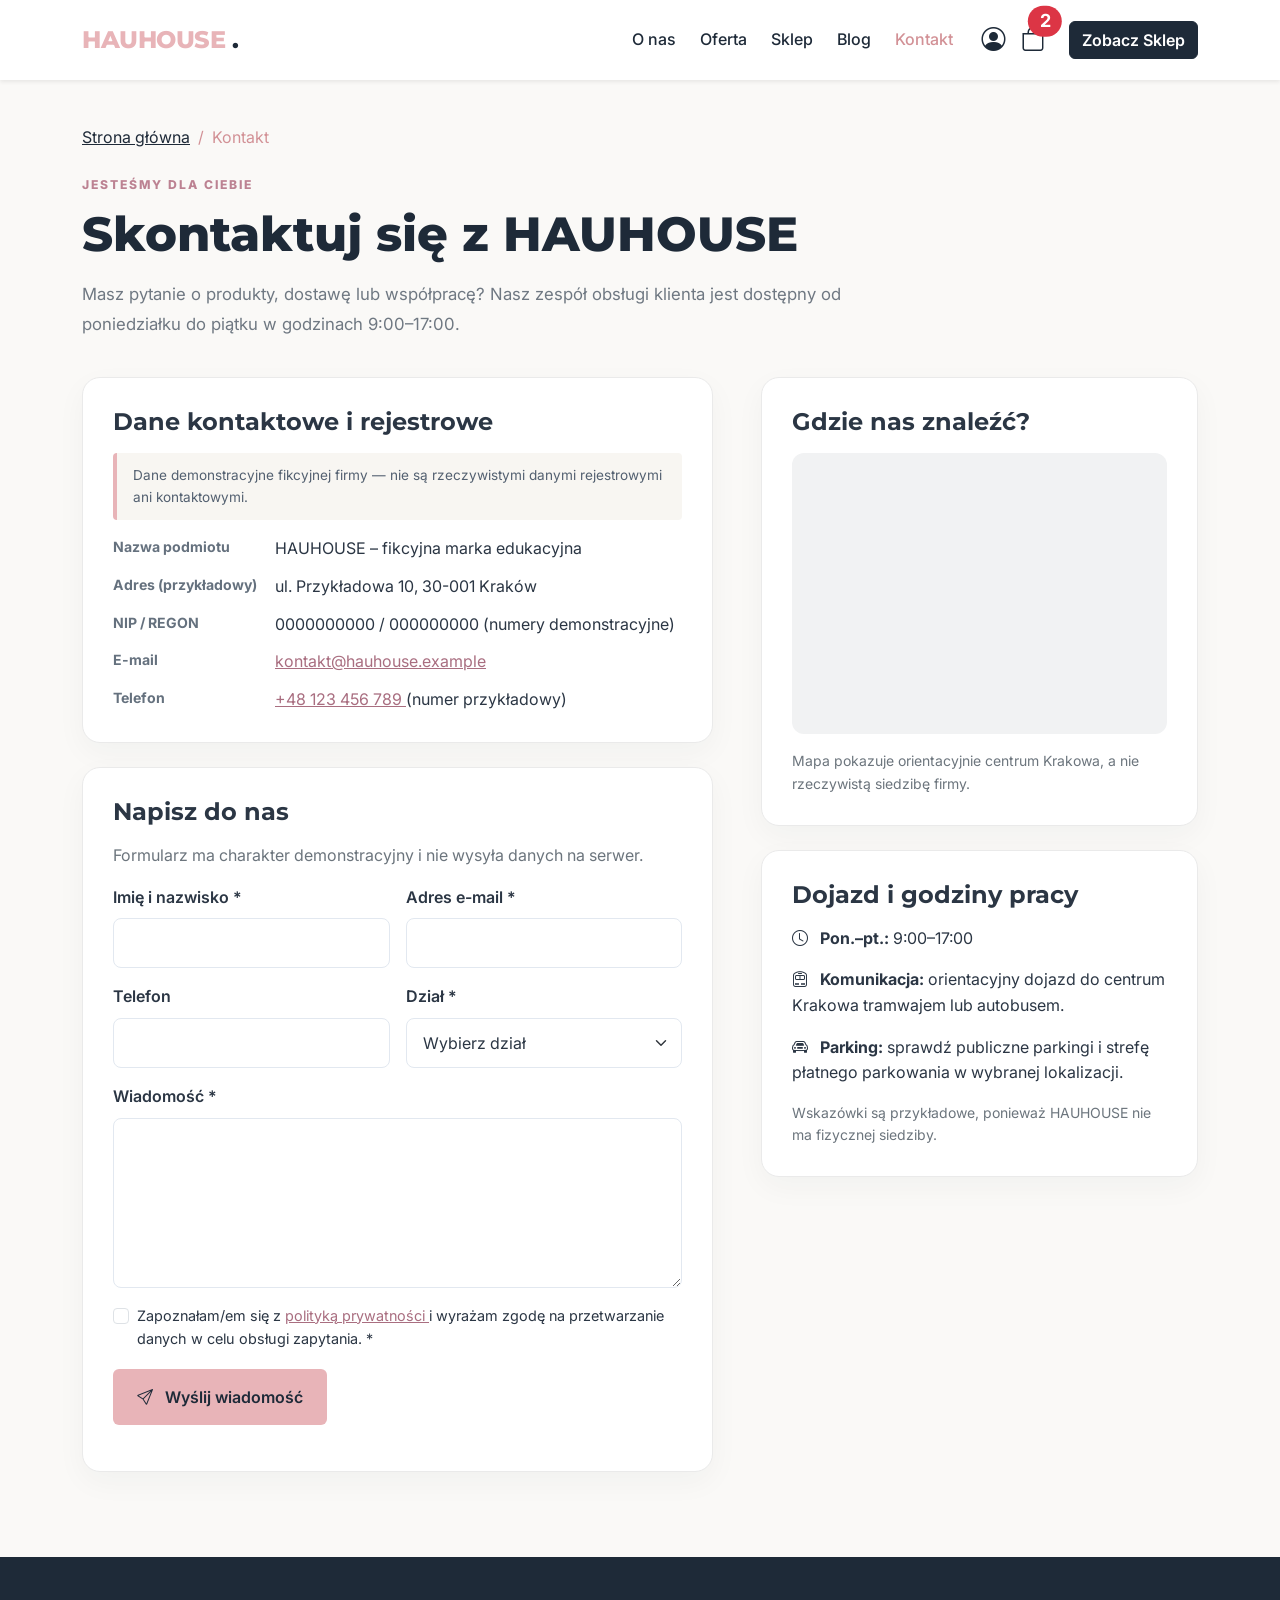
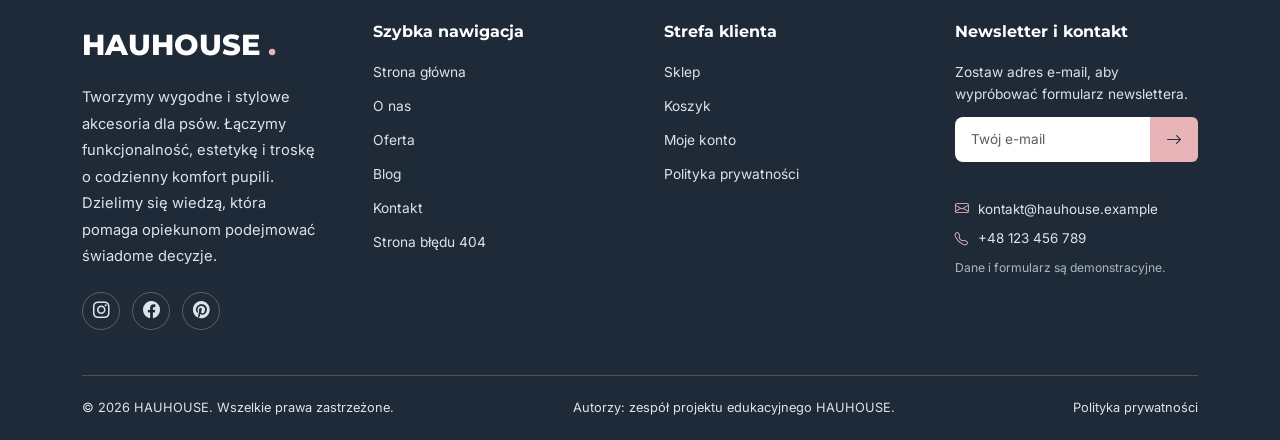
<file: kontakt.html>
<!DOCTYPE html>
<html lang="pl">
 <head>
  <meta charset="utf-8"/>
  <meta content="width=device-width,initial-scale=1" name="viewport"/>
  <meta content="HAUHOUSE &ndash; informacje i obs&lstrok;uga klienta" name="description"/>
  <title>
   Kontakt | HAUHOUSE
  </title>
  <link href="https://fonts.googleapis.com" rel="preconnect"/>
  <link crossorigin="" href="https://fonts.gstatic.com" rel="preconnect"/>
  <link href="https://fonts.googleapis.com/css2?family=Inter:wght@300;400;500;600;700&amp;family=Montserrat:wght@500;600;700;800&amp;display=swap" rel="stylesheet"/>
  <link href="https://cdn.jsdelivr.net/npm/bootstrap@5.3.3/dist/css/bootstrap.min.css" rel="stylesheet"/>
  <link href="https://cdn.jsdelivr.net/npm/bootstrap-icons@1.11.3/font/bootstrap-icons.min.css" rel="stylesheet"/>
  <link href="style.css" rel="stylesheet"/>
 </head>
 <body class="info-view">
  <header>
   <nav class="navbar navbar-expand-lg fixed-top shadow-sm">
    <div class="container">
     <a class="navbar-brand font-heading brand-pink" href="index.html">
      HAUHOUSE
      <span class="brand-dot">
       .
      </span>
     </a>
     <button aria-controls="navbarMain" aria-expanded="false" aria-label="Prze&lstrok;&aogon;cz nawigacj&eogon;" class="navbar-toggler border-0" data-bs-target="#navbarMain" data-bs-toggle="collapse" type="button">
      <span class="navbar-toggler-icon">
      </span>
     </button>
     <div class="collapse navbar-collapse" id="navbarMain">
      <ul class="navbar-nav ms-auto mb-2 mb-lg-0 fw-medium">
       <li class="nav-item">
        <a class="nav-link" href="index.html#o-nas">
         O nas
        </a>
       </li>
       <li class="nav-item">
        <a class="nav-link" href="index.html#oferta">
         Oferta
        </a>
       </li>
       <li class="nav-item">
        <a class="nav-link" href="sklep.html">
         Sklep
        </a>
       </li>
       <li class="nav-item">
        <a class="nav-link" href="blog.html">
         Blog
        </a>
       </li>
       <li class="nav-item">
        <a class="nav-link active" href="kontakt.html">
         Kontakt
        </a>
       </li>
      </ul>
      <div class="d-flex align-items-center gap-3 ms-lg-3">
       <a aria-label="Konto u&zdot;ytkownika" class="text-primary fs-4" href="konto.html" title="Moje konto">
        <i class="bi bi-person-circle">
        </i>
       </a>
       <a aria-label="Koszyk zakupowy" class="text-primary fs-4 position-relative" href="koszyk.html" title="Koszyk">
        <i class="bi bi-bag">
        </i>
        <span class="position-absolute top-0 start-100 translate-middle badge rounded-pill bg-danger">
         2
        </span>
       </a>
       <a class="btn btn-accent ms-lg-2 d-none d-lg-inline-block" href="sklep.html">
        Zobacz Sklep
       </a>
      </div>
     </div>
    </div>
   </nav>
  </header>
  <div class="info-page container">
   <nav aria-label="breadcrumb">
    <ol class="breadcrumb mb-4">
     <li class="breadcrumb-item">
      <a href="index.html">
       Strona g&lstrok;&oacute;wna
      </a>
     </li>
     <li aria-current="page" class="breadcrumb-item active">
      Kontakt
     </li>
    </ol>
   </nav>
   <div class="info-hero">
    <p class="info-eyebrow">
     JESTE&Sacute;MY DLA CIEBIE
    </p>
    <h1>
     Skontaktuj si&eogon; z HAUHOUSE
    </h1>
    <p>
     Masz pytanie o produkty, dostaw&eogon; lub wsp&oacute;&lstrok;prac&eogon;? Nasz zesp&oacute;&lstrok; obs&lstrok;ugi klienta jest dost&eogon;pny od poniedzia&lstrok;ku do pi&aogon;tku w godzinach 9:00&ndash;17:00.
    </p>
   </div>
   <div class="row g-4 g-lg-5">
    <main class="col-lg-7">
     <section aria-labelledby="company-title" class="info-card mb-4">
      <h2 class="h4 mb-3" id="company-title">
       Dane kontaktowe i rejestrowe
      </h2>
      <p class="demo-note">
       Dane demonstracyjne fikcyjnej firmy &mdash; nie s&aogon; rzeczywistymi danymi rejestrowymi ani kontaktowymi.
      </p>
      <dl class="contact-details">
       <dt>
        Nazwa podmiotu
       </dt>
       <dd>
        HAUHOUSE &ndash; fikcyjna marka edukacyjna
       </dd>
       <dt>
        Adres (przyk&lstrok;adowy)
       </dt>
       <dd>
        ul. Przyk&lstrok;adowa 10, 30-001 Krak&oacute;w
       </dd>
       <dt>
        NIP / REGON
       </dt>
       <dd>
        0000000000 / 000000000 (numery demonstracyjne)
       </dd>
       <dt>
        E-mail
       </dt>
       <dd>
        <a href="mailto:kontakt@hauhouse.example">
         kontakt@hauhouse.example
        </a>
       </dd>
       <dt>
        Telefon
       </dt>
       <dd>
        <a href="tel:+48123456789">
         +48 123 456 789
        </a>
        (numer przyk&lstrok;adowy)
       </dd>
      </dl>
     </section>
     <section aria-labelledby="form-title" class="info-card">
      <h2 class="h4 mb-3" id="form-title">
       Napisz do nas
      </h2>
      <p class="text-secondary">
       Formularz ma charakter demonstracyjny i nie wysy&lstrok;a danych na serwer.
      </p>
      <form id="contactForm">
       <div class="row g-3">
        <div class="col-md-6">
         <label class="form-label" for="contactName">
          Imi&eogon; i nazwisko *
         </label>
         <input autocomplete="name" class="form-control" id="contactName" name="name" required="" type="text"/>
        </div>
        <div class="col-md-6">
         <label class="form-label" for="contactEmail">
          Adres e-mail *
         </label>
         <input autocomplete="email" class="form-control" id="contactEmail" name="email" required="" type="email"/>
        </div>
        <div class="col-md-6">
         <label class="form-label" for="contactPhone">
          Telefon
         </label>
         <input autocomplete="tel" class="form-control" id="contactPhone" name="phone" type="tel"/>
        </div>
        <div class="col-md-6">
         <label class="form-label" for="contactDepartment">
          Dzia&lstrok; *
         </label>
         <select class="form-select" id="contactDepartment" name="department" required="">
          <option value="">
           Wybierz dzia&lstrok;
          </option>
          <option>
           Obs&lstrok;uga klienta
          </option>
          <option>
           Wsp&oacute;&lstrok;praca
          </option>
          <option>
           Reklamacje
          </option>
          <option>
           Inne pytanie
          </option>
         </select>
        </div>
        <div class="col-12">
         <label class="form-label" for="contactMessage">
          Wiadomo&sacute;&cacute; *
         </label>
         <textarea class="form-control" id="contactMessage" minlength="10" name="message" required="" rows="6"></textarea>
        </div>
        <div class="col-12">
         <div class="form-check">
          <input class="form-check-input" id="contactConsent" required="" type="checkbox"/>
          <label class="form-check-label" for="contactConsent">
           Zapozna&lstrok;am/em si&eogon; z
           <a href="polityka-prywatnosci.html">
            polityk&aogon; prywatno&sacute;ci
           </a>
           i wyra&zdot;am zgod&eogon; na przetwarzanie danych w celu obs&lstrok;ugi zapytania. *
          </label>
         </div>
        </div>
        <div class="col-12">
         <button class="btn btn-accent px-4 py-3" type="submit">
          <i aria-hidden="true" class="bi bi-send me-2">
          </i>
          Wy&sacute;lij wiadomo&sacute;&cacute;
         </button>
        </div>
        <div class="col-12">
         <p aria-live="polite" class="form-status" id="contactStatus" role="status">
         </p>
        </div>
       </div>
      </form>
     </section>
    </main>
    <aside class="col-lg-5">
     <section aria-labelledby="map-title" class="info-card mb-4">
      <h2 class="h4 mb-3" id="map-title">
       Gdzie nas znale&zacute;&cacute;?
      </h2>
      <div class="ratio ratio-4x3 map-frame">
       <iframe loading="lazy" referrerpolicy="no-referrer-when-downgrade" src="https://www.openstreetmap.org/export/embed.html?bbox=19.925%2C50.054%2C19.952%2C50.070&amp;layer=mapnik" title="Mapa centrum Krakowa &ndash; orientacyjna lokalizacja">
       </iframe>
      </div>
      <p class="small text-secondary mt-3 mb-0">
       Mapa pokazuje orientacyjnie centrum Krakowa, a nie rzeczywist&aogon; siedzib&eogon; firmy.
      </p>
     </section>
     <section aria-labelledby="directions-title" class="info-card">
      <h2 class="h4 mb-3" id="directions-title">
       Dojazd i godziny pracy
      </h2>
      <p>
       <i aria-hidden="true" class="bi bi-clock me-2">
       </i>
       <strong>
        Pon.&ndash;pt.:
       </strong>
       9:00&ndash;17:00
      </p>
      <p>
       <i aria-hidden="true" class="bi bi-train-front me-2">
       </i>
       <strong>
        Komunikacja:
       </strong>
       orientacyjny dojazd do centrum Krakowa tramwajem lub autobusem.
      </p>
      <p>
       <i aria-hidden="true" class="bi bi-car-front me-2">
       </i>
       <strong>
        Parking:
       </strong>
       sprawd&zacute; publiczne parkingi i stref&eogon; p&lstrok;atnego parkowania w wybranej lokalizacji.
      </p>
      <p class="small text-secondary mb-0">
       Wskaz&oacute;wki s&aogon; przyk&lstrok;adowe, poniewa&zdot; HAUHOUSE nie ma fizycznej siedziby.
      </p>
     </section>
    </aside>
   </div>
  </div>
  <footer aria-label="Stopka serwisu" class="corporate-footer">
   <div class="container">
    <div class="row g-4 g-lg-5">
     <!-- KOLUMNA 1: O MARCE -->
     <div class="col-12 col-md-6 col-lg-3">
      <a class="footer-brand" href="index.html">
       HAUHOUSE
       <span>
        .
       </span>
      </a>
      <p class="footer-description">
       Tworzymy wygodne i stylowe akcesoria dla ps&oacute;w. &Lstrok;&aogon;czymy funkcjonalno&sacute;&cacute;, estetyk&eogon; i trosk&eogon; o codzienny komfort pupili. Dzielimy si&eogon; wiedz&aogon;, kt&oacute;ra pomaga opiekunom podejmowa&cacute; &sacute;wiadome decyzje.
      </p>
      <div aria-label="Media spo&lstrok;eczno&sacute;ciowe" class="footer-socials">
       <a aria-label="Instagram &mdash; strona platformy, profil HAUHOUSE nie istnieje" href="https://www.instagram.com/" rel="noopener noreferrer" target="_blank" title="Instagram (link demonstracyjny)">
        <i aria-hidden="true" class="bi bi-instagram">
        </i>
       </a>
       <a aria-label="Facebook &mdash; strona platformy, profil HAUHOUSE nie istnieje" href="https://www.facebook.com/" rel="noopener noreferrer" target="_blank" title="Facebook (link demonstracyjny)">
        <i aria-hidden="true" class="bi bi-facebook">
        </i>
       </a>
       <a aria-label="Pinterest &mdash; strona platformy, profil HAUHOUSE nie istnieje" href="https://www.pinterest.com/" rel="noopener noreferrer" target="_blank" title="Pinterest (link demonstracyjny)">
        <i aria-hidden="true" class="bi bi-pinterest">
        </i>
       </a>
      </div>
     </div>
     <!-- KOLUMNA 2: NAWIGACJA -->
     <div class="col-6 col-md-6 col-lg-3">
      <h2 class="footer-heading">
       Szybka nawigacja
      </h2>
      <ul class="footer-links">
       <li>
        <a href="index.html">
         Strona g&lstrok;&oacute;wna
        </a>
       </li>
       <li>
        <a href="index.html#o-nas">
         O nas
        </a>
       </li>
       <li>
        <a href="index.html#oferta">
         Oferta
        </a>
       </li>
       <li>
        <a href="blog.html">
         Blog
        </a>
       </li>
       <li>
        <a href="kontakt.html">
         Kontakt
        </a>
       </li>
<li>
    <a href="404.html">
        Strona błędu 404
    </a>
</li>
      </ul>
     </div>
     <!-- KOLUMNA 3: STREFA KLIENTA -->
     <div class="col-6 col-md-6 col-lg-3">
      <h2 class="footer-heading">
       Strefa klienta
      </h2>
      <ul class="footer-links">
       <li>
        <a href="sklep.html">
         Sklep
        </a>
       </li>
       <li>
        <a href="koszyk.html">
         Koszyk
        </a>
       </li>
       <li>
        <a href="konto.html">
         Moje konto
        </a>
       </li>
       <li>
        <a href="polityka-prywatnosci.html">
         Polityka prywatno&sacute;ci
        </a>
       </li>
      </ul>
     </div>
     <!-- KOLUMNA 4: NEWSLETTER I KONTAKT -->
     <div class="col-12 col-md-6 col-lg-3">
      <h2 class="footer-heading">
       Newsletter i kontakt
      </h2>
      <p class="footer-newsletter-label">
       Zostaw adres e-mail, aby wypr&oacute;bowa&cacute; formularz newslettera.
      </p>
      <form aria-label="Formularz demonstracyjny newslettera" class="footer-newsletter">
       <label class="visually-hidden" for="footer-newsletter-email">
        Adres e-mail
       </label>
       <div class="input-group">
        <input autocomplete="email" class="form-control" id="footer-newsletter-email" name="email" placeholder="Tw&oacute;j e-mail" required="" type="email"/>
        <button aria-label="Wypr&oacute;buj zapis na newsletter" class="btn footer-newsletter-button" type="submit">
         <i aria-hidden="true" class="bi bi-arrow-right">
         </i>
        </button>
       </div>
       <p aria-live="polite" class="footer-newsletter-status" role="status">
       </p>
      </form>
      <p class="footer-contact">
       <i aria-hidden="true" class="bi bi-envelope">
       </i>
       <a href="mailto:kontakt@hauhouse.example">
        kontakt@hauhouse.example
       </a>
      </p>
      <p class="footer-contact">
       <i aria-hidden="true" class="bi bi-telephone">
       </i>
       <a href="tel:+48123456789">
        +48 123 456 789
       </a>
      </p>
      <p class="footer-small">
       Dane i formularz s&aogon; demonstracyjne.
      </p>
     </div>
    </div>
    <!-- DOLNY PASEK PRAWNY -->
    <div class="footer-bottom">
     <span>
      &copy; 2026 HAUHOUSE. Wszelkie prawa zastrze&zdot;one.
     </span>
     <span>
      Autorzy: zesp&oacute;&lstrok; projektu edukacyjnego HAUHOUSE.
     </span>
     <a href="polityka-prywatnosci.html">
      Polityka prywatno&sacute;ci
     </a>
    </div>
   </div>
  </footer>
  <script src="https://cdn.jsdelivr.net/npm/bootstrap@5.3.3/dist/js/bootstrap.bundle.min.js">
  </script>
  <script>
   document.getElementById('contactForm').addEventListener('submit',function(e){e.preventDefault();if(!this.reportValidity())return;document.getElementById('contactStatus').textContent='To formularz demonstracyjny. Wiadomość nie została wysłana.';});
  </script>
  <script>
   // Newsletter demonstracyjny: nie zapisuje ani nie przesyła danych.
    document.querySelectorAll('.footer-newsletter').forEach(function (form) {
        form.addEventListener('submit', function (event) {
            event.preventDefault();
            if (!form.reportValidity()) return;
            const status = form.querySelector('.footer-newsletter-status');
            status.textContent = 'To formularz demonstracyjny. Adres nie został zapisany ani wysłany.';
            form.reset();
        });
    });
  </script>
 </body>
</html>
</file>
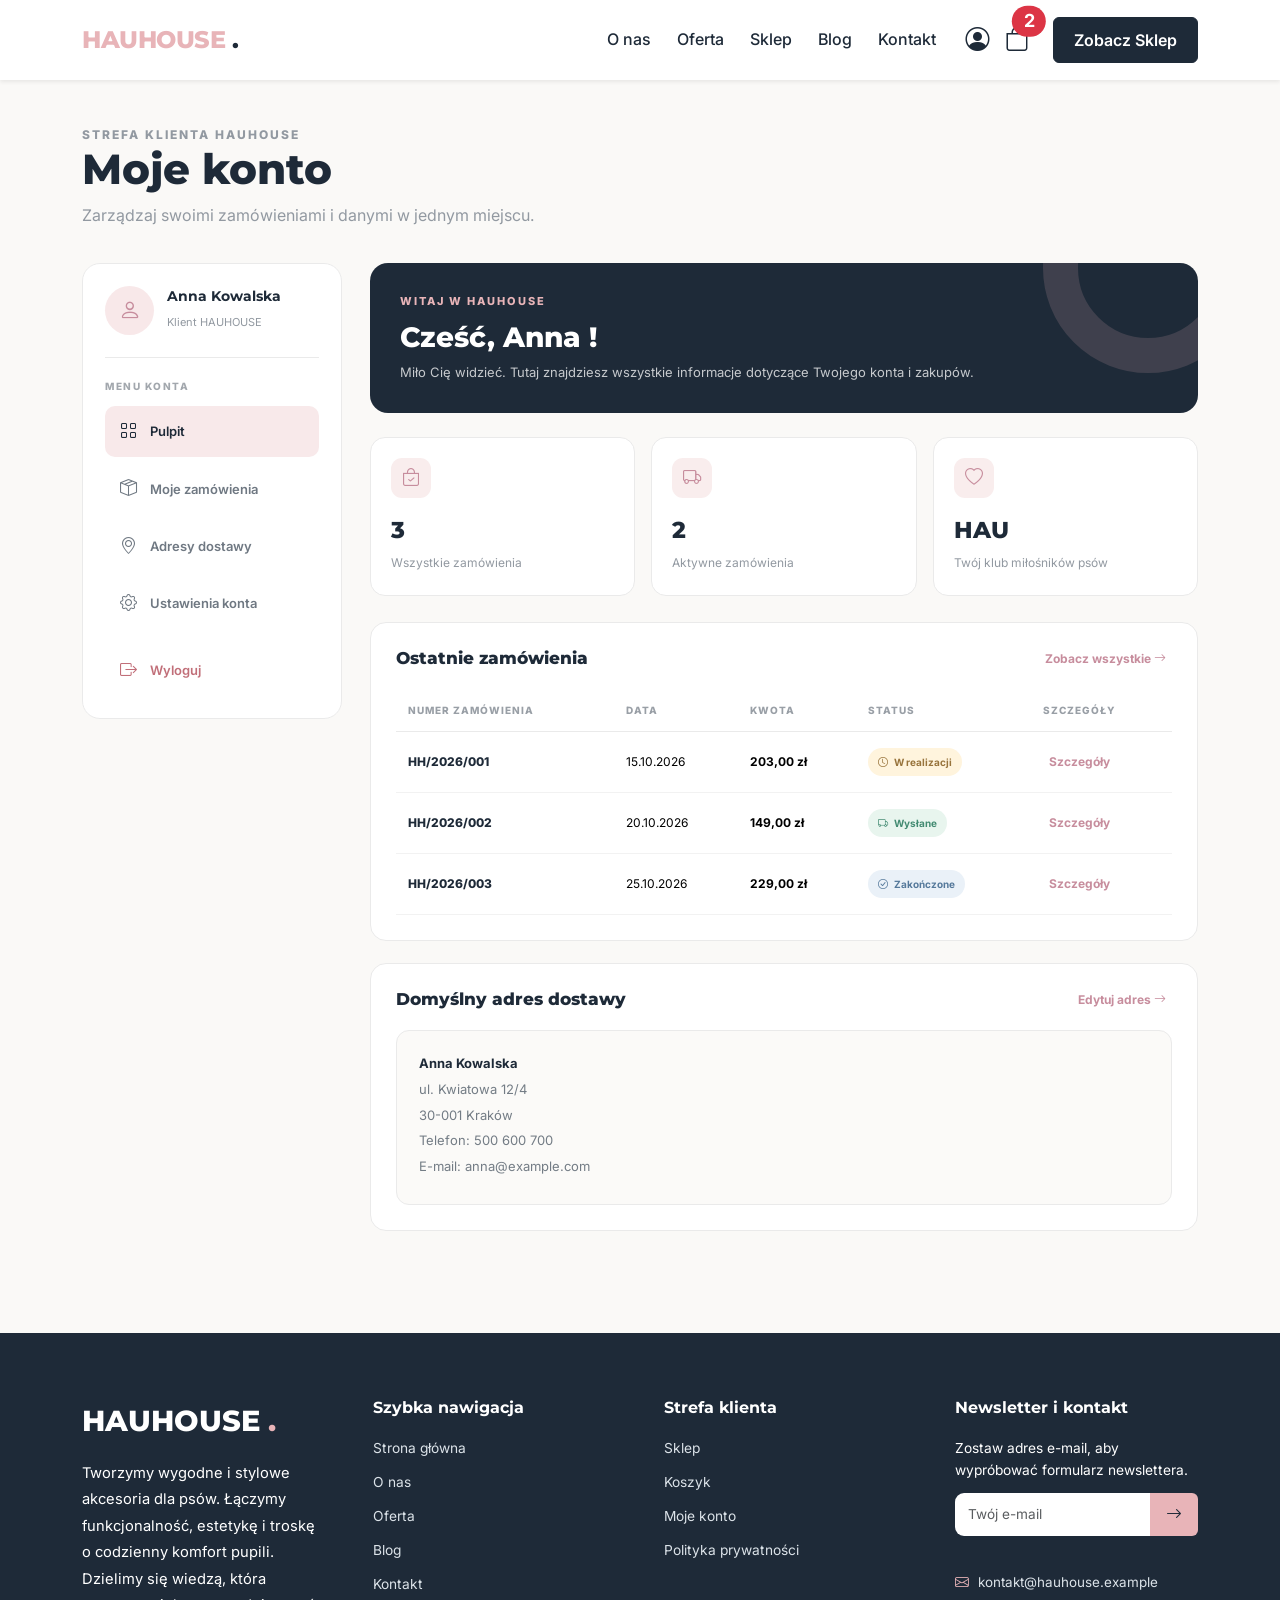
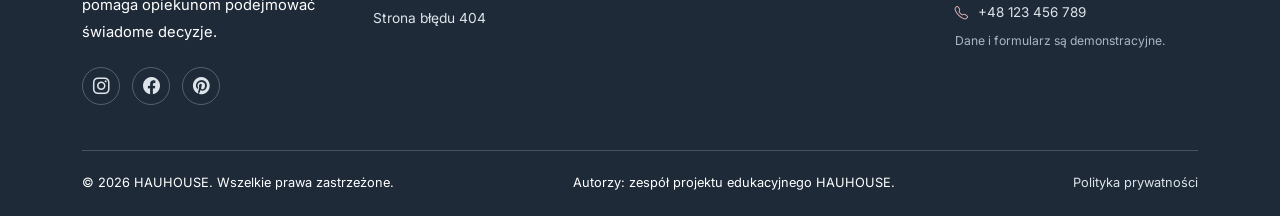
<file: konto.html>
<!DOCTYPE html>
<html lang="pl">
 <head>
  <meta charset="utf-8"/>
  <meta content="width=device-width, initial-scale=1.0" name="viewport"/>
  <meta content="Panel klienta HAUHOUSE &ndash; zarz&aogon;dzaj zam&oacute;wieniami, adresem dostawy i danymi konta." name="description"/>
  <title>
   Moje konto | HAUHOUSE
  </title>
  <!-- Google Fonts -->
  <link href="https://fonts.googleapis.com" rel="preconnect"/>
  <link crossorigin="" href="https://fonts.gstatic.com" rel="preconnect"/>
  <link href="https://fonts.googleapis.com/css2?family=Inter:wght@300;400;500;600;600;700;800&amp;family=Montserrat:wght@500;600;700;800&amp;display=swap" rel="stylesheet"/>
  <!-- Bootstrap -->
  <link href="https://cdn.jsdelivr.net/npm/bootstrap@5.3.3/dist/css/bootstrap.min.css" rel="stylesheet"/>
  <!-- Bootstrap Icons -->
  <link href="https://cdn.jsdelivr.net/npm/bootstrap-icons@1.11.3/font/bootstrap-icons.min.css" rel="stylesheet"/>
  <!-- Główny arkusz HAUHOUSE -->
  <link href="style.css" rel="stylesheet"/>
 </head>
 <body class="account-view">
  <!-- NAWIGACJA -->
  <header>
   <nav class="navbar navbar-expand-lg fixed-top shadow-sm">
    <div class="container">
     <a class="navbar-brand brand-pink" href="index.html">
      HAUHOUSE
      <span class="brand-dot">
       .
      </span>
     </a>
     <button aria-controls="navbarMain" aria-expanded="false" aria-label="Prze&lstrok;&aogon;cz nawigacj&eogon;" class="navbar-toggler border-0" data-bs-target="#navbarMain" data-bs-toggle="collapse" type="button">
      <span class="navbar-toggler-icon">
      </span>
     </button>
     <div class="collapse navbar-collapse" id="navbarMain">
      <ul class="navbar-nav ms-auto mb-2 mb-lg-0 fw-medium">
       <li class="nav-item">
        <a class="nav-link" href="index.html#o-nas">
         O nas
        </a>
       </li>
       <li class="nav-item">
        <a class="nav-link" href="index.html#oferta">
         Oferta
        </a>
       </li>
       <li class="nav-item">
        <a class="nav-link" href="sklep.html">
         Sklep
        </a>
       </li>
       <li class="nav-item">
        <a class="nav-link" href="blog.html">
         Blog
        </a>
       </li>
       <li class="nav-item">
        <a class="nav-link" href="kontakt.html">
         Kontakt
        </a>
       </li>
      </ul>
      <div class="d-flex align-items-center gap-3 ms-lg-3">
       <a aria-label="Moje konto" class="text-primary fs-4" href="konto.html">
        <i class="bi bi-person-circle">
        </i>
       </a>
       <a aria-label="Koszyk zakupowy" class="text-primary fs-4 position-relative" href="koszyk.html" title="Koszyk">
        <i class="bi bi-bag">
        </i>
        <span class="position-absolute top-0 start-100 translate-middle badge rounded-pill bg-danger">
         2
        </span>
       </a>
       <a class="btn btn-accent ms-lg-2 d-none d-lg-inline-block" href="sklep.html">
        Zobacz Sklep
       </a>
      </div>
     </div>
    </div>
   </nav>
  </header>
  <!-- GŁÓWNA ZAWARTOŚĆ -->
  <main class="account-page container">
   <div class="page-heading">
    <p class="page-eyebrow">
     STREFA KLIENTA HAUHOUSE
    </p>
    <h1>
     Moje konto
    </h1>
    <p>
     Zarz&aogon;dzaj swoimi zam&oacute;wieniami i danymi w jednym miejscu.
    </p>
   </div>
   <div class="account-layout">
    <!-- BOCZNE MENU -->
    <aside class="account-sidebar">
     <div class="sidebar-profile">
      <div class="profile-avatar">
       <i class="bi bi-person">
       </i>
      </div>
      <div>
       <h5 id="sidebarName">
        Anna Kowalska
       </h5>
       <small>
        Klient HAUHOUSE
       </small>
      </div>
     </div>
     <p class="sidebar-label">
      MENU KONTA
     </p>
     <nav aria-label="Menu konta" class="account-menu">
      <button class="active" data-section="dashboard" type="button">
       <i class="bi bi-grid">
       </i>
       Pulpit
      </button>
      <button data-section="orders" type="button">
       <i class="bi bi-box-seam">
       </i>
       Moje zam&oacute;wienia
      </button>
      <button data-section="addresses" type="button">
       <i class="bi bi-geo-alt">
       </i>
       Adresy dostawy
      </button>
      <button data-section="settings" type="button">
       <i class="bi bi-gear">
       </i>
       Ustawienia konta
      </button>
      <button class="logout-link" id="logoutButton" type="button">
       <i class="bi bi-box-arrow-right">
       </i>
       Wyloguj
      </button>
     </nav>
    </aside>
    <!-- GŁÓWNY OBSZAR PANELU -->
    <div class="account-main">
     <div class="account-alert alert alert-success" id="accountAlert">
     </div>
     <!-- =========================================
                                  PULPIT
                        ========================================== -->
     <section class="account-section active" id="dashboard">
      <div class="welcome-card">
       <p class="welcome-label">
        WITAJ W HAUHOUSE
       </p>
       <h2>
        Cze&sacute;&cacute;,
        <span id="welcomeName">
         Anno
        </span>
        !
       </h2>
       <p>
        Mi&lstrok;o Ci&eogon; widzie&cacute;. Tutaj znajdziesz wszystkie
                                                informacje dotycz&aogon;ce Twojego konta i zakup&oacute;w.
       </p>
      </div>
      <!-- STATYSTYKI -->
      <div class="stats-grid">
       <div class="stat-card">
        <div class="stat-icon">
         <i class="bi bi-bag-check">
         </i>
        </div>
        <div>
         <strong id="ordersCount">
          3
         </strong>
         <span>
          Wszystkie zam&oacute;wienia
         </span>
        </div>
       </div>
       <div class="stat-card">
        <div class="stat-icon">
         <i class="bi bi-truck">
         </i>
        </div>
        <div>
         <strong id="activeOrders">
          2
         </strong>
         <span>
          Aktywne zam&oacute;wienia
         </span>
        </div>
       </div>
       <div class="stat-card">
        <div class="stat-icon">
         <i class="bi bi-heart">
         </i>
        </div>
        <div>
         <strong>
          HAU
         </strong>
         <span>
          Tw&oacute;j klub mi&lstrok;o&sacute;nik&oacute;w ps&oacute;w
         </span>
        </div>
       </div>
      </div>
      <!-- OSTATNIE ZAMÓWIENIA -->
      <div class="content-card">
       <div class="content-card-heading">
        <h3>
         Ostatnie zam&oacute;wienia
        </h3>
        <button class="text-link border-0 bg-transparent" data-go-section="orders" type="button">
         Zobacz wszystkie
         <i class="bi bi-arrow-right">
         </i>
        </button>
       </div>
       <div class="table-responsive">
        <table class="table orders-table">
         <thead>
          <tr>
           <th>
            Numer zam&oacute;wienia
           </th>
           <th>
            Data
           </th>
           <th>
            Kwota
           </th>
           <th>
            Status
           </th>
           <th>
            Szczeg&oacute;&lstrok;y
           </th>
          </tr>
         </thead>
         <tbody id="recentOrders">
         </tbody>
        </table>
       </div>
      </div>
      <!-- ADRES DOMYŚLNY -->
      <div class="content-card">
       <div class="content-card-heading">
        <h3>
         Domy&sacute;lny adres dostawy
        </h3>
        <button class="text-link border-0 bg-transparent" data-go-section="addresses" type="button">
         Edytuj adres
         <i class="bi bi-arrow-right">
         </i>
        </button>
       </div>
       <div class="address-box" id="dashboardAddress">
       </div>
      </div>
     </section>
     <!-- =========================================
                                  MOJE ZAMÓWIENIA
                        ========================================== -->
     <section class="account-section" id="orders">
      <div class="section-heading">
       <h2>
        Moje zam&oacute;wienia
       </h2>
       <p>
        Sprawd&zacute; histori&eogon; swoich zakup&oacute;w i aktualny status przesy&lstrok;ek.
       </p>
      </div>
      <div class="content-card">
       <div class="content-card-heading">
        <h3>
         Historia zam&oacute;wie&nacute;
        </h3>
        <span class="text-muted small" id="allOrdersCount">
         3 zam&oacute;wienia
        </span>
       </div>
       <div class="table-responsive">
        <table class="table orders-table">
         <thead>
          <tr>
           <th>
            Numer zam&oacute;wienia
           </th>
           <th>
            Data
           </th>
           <th>
            Kwota
           </th>
           <th>
            Status
           </th>
           <th>
            Szczeg&oacute;&lstrok;y
           </th>
          </tr>
         </thead>
         <tbody id="allOrders">
         </tbody>
        </table>
       </div>
       <div class="order-detail-panel" hidden="" id="orderDetails">
       </div>
      </div>
     </section>
     <!-- =========================================
                                  ADRESY DOSTAWY
                        ========================================== -->
     <section class="account-section" id="addresses">
      <div class="section-heading">
       <h2>
        Adresy dostawy
       </h2>
       <p>
        Zarz&aogon;dzaj adresem, na kt&oacute;ry wysy&lstrok;amy Twoje zam&oacute;wienia.
       </p>
      </div>
      <div class="content-card">
       <div class="content-card-heading">
        <h3>
         Tw&oacute;j domy&sacute;lny adres
        </h3>
        <span class="badge rounded-pill text-bg-light">
         Domy&sacute;lny
        </span>
       </div>
       <div class="address-box" id="savedAddress">
       </div>
       <div class="mt-4">
        <button class="btn-primary-custom" id="editAddressButton" type="button">
         <i class="bi bi-pencil">
         </i>
         Edytuj adres
        </button>
       </div>
      </div>
      <!-- FORMULARZ EDYCJI ADRESU -->
      <div class="content-card" hidden="" id="addressFormCard">
       <div class="content-card-heading">
        <h3>
         Edytuj adres dostawy
        </h3>
       </div>
       <form id="addressForm">
        <div class="row g-3">
         <div class="col-md-6">
          <label class="form-label" for="addressFirstName">
           Imi&eogon;
          </label>
          <input class="form-control" id="addressFirstName" required="" type="text"/>
         </div>
         <div class="col-md-6">
          <label class="form-label" for="addressLastName">
           Nazwisko
          </label>
          <input class="form-control" id="addressLastName" required="" type="text"/>
         </div>
         <div class="col-12">
          <label class="form-label" for="addressStreet">
           Ulica i numer domu / mieszkania
          </label>
          <input class="form-control" id="addressStreet" required="" type="text"/>
         </div>
         <div class="col-md-6">
          <label class="form-label" for="addressPostcode">
           Kod pocztowy
          </label>
          <input class="form-control" id="addressPostcode" pattern="[0-9]{2}-[0-9]{3}" placeholder="00-000" required="" type="text"/>
         </div>
         <div class="col-md-6">
          <label class="form-label" for="addressCity">
           Miasto
          </label>
          <input class="form-control" id="addressCity" required="" type="text"/>
         </div>
         <div class="col-md-6">
          <label class="form-label" for="addressPhone">
           Numer telefonu
          </label>
          <input class="form-control" id="addressPhone" required="" type="tel"/>
         </div>
         <div class="col-md-6">
          <label class="form-label" for="addressEmail">
           Adres e-mail
          </label>
          <input class="form-control" id="addressEmail" required="" type="email"/>
         </div>
        </div>
        <div class="address-actions">
         <button class="btn-primary-custom" type="submit">
          <i class="bi bi-check-lg">
          </i>
          Zapisz adres
         </button>
         <button class="btn-outline-custom" id="cancelAddressButton" type="button">
          Anuluj
         </button>
        </div>
       </form>
      </div>
     </section>
     <!-- =========================================
                                  USTAWIENIA KONTA
                        ========================================== -->
     <section class="account-section" id="settings">
      <div class="section-heading">
       <h2>
        Ustawienia konta
       </h2>
       <p>
        Aktualizuj swoje dane kontaktowe i informacje profilowe.
       </p>
      </div>
      <div class="content-card">
       <div class="content-card-heading">
        <h3>
         Dane osobowe
        </h3>
       </div>
       <form id="settingsForm">
        <div class="row g-3">
         <div class="col-md-6">
          <label class="form-label" for="userFirstName">
           Imi&eogon;
          </label>
          <input class="form-control" id="userFirstName" required="" type="text"/>
         </div>
         <div class="col-md-6">
          <label class="form-label" for="userLastName">
           Nazwisko
          </label>
          <input class="form-control" id="userLastName" required="" type="text"/>
         </div>
         <div class="col-12">
          <label class="form-label" for="userEmail">
           Adres e-mail
          </label>
          <input class="form-control" id="userEmail" required="" type="email"/>
         </div>
         <div class="col-12">
          <label class="form-label" for="userPhone">
           Numer telefonu
          </label>
          <input class="form-control" id="userPhone" type="tel"/>
         </div>
        </div>
        <div class="mt-4">
         <button class="btn-primary-custom" type="submit">
          <i class="bi bi-check-lg">
          </i>
          Zapisz zmiany
         </button>
        </div>
       </form>
      </div>
      <div class="content-card">
       <div class="content-card-heading">
        <h3>
         Informacje o koncie
        </h3>
       </div>
       <div class="detail-line">
        <span>
         Numer klienta
        </span>
        <strong>
         HH-2026-001
        </strong>
       </div>
       <div class="detail-line">
        <span>
         Typ konta
        </span>
        <strong>
         Klient HAUHOUSE
        </strong>
       </div>
       <div class="detail-line">
        <span>
         Data do&lstrok;&aogon;czenia
        </span>
        <strong>
         2026
        </strong>
       </div>
      </div>
     </section>
    </div>
   </div>
  </main>
  <!-- STOPKA -->
  <footer aria-label="Stopka serwisu" class="corporate-footer">
   <div class="container">
    <div class="row g-4 g-lg-5">
     <!-- KOLUMNA 1: O MARCE -->
     <div class="col-12 col-md-6 col-lg-3">
      <a class="footer-brand" href="index.html">
       HAUHOUSE
       <span>
        .
       </span>
      </a>
      <p class="footer-description">
       Tworzymy wygodne i stylowe akcesoria dla ps&oacute;w. &Lstrok;&aogon;czymy funkcjonalno&sacute;&cacute;, estetyk&eogon; i trosk&eogon; o codzienny komfort pupili. Dzielimy si&eogon; wiedz&aogon;, kt&oacute;ra pomaga opiekunom podejmowa&cacute; &sacute;wiadome decyzje.
      </p>
      <div aria-label="Media spo&lstrok;eczno&sacute;ciowe" class="footer-socials">
       <a aria-label="Instagram &mdash; strona platformy, profil HAUHOUSE nie istnieje" href="https://www.instagram.com/" rel="noopener noreferrer" target="_blank" title="Instagram (link demonstracyjny)">
        <i aria-hidden="true" class="bi bi-instagram">
        </i>
       </a>
       <a aria-label="Facebook &mdash; strona platformy, profil HAUHOUSE nie istnieje" href="https://www.facebook.com/" rel="noopener noreferrer" target="_blank" title="Facebook (link demonstracyjny)">
        <i aria-hidden="true" class="bi bi-facebook">
        </i>
       </a>
       <a aria-label="Pinterest &mdash; strona platformy, profil HAUHOUSE nie istnieje" href="https://www.pinterest.com/" rel="noopener noreferrer" target="_blank" title="Pinterest (link demonstracyjny)">
        <i aria-hidden="true" class="bi bi-pinterest">
        </i>
       </a>
      </div>
     </div>
     <!-- KOLUMNA 2: NAWIGACJA -->
     <div class="col-6 col-md-6 col-lg-3">
      <h2 class="footer-heading">
       Szybka nawigacja
      </h2>
      <ul class="footer-links">
       <li>
        <a href="index.html">
         Strona g&lstrok;&oacute;wna
        </a>
       </li>
       <li>
        <a href="index.html#o-nas">
         O nas
        </a>
       </li>
       <li>
        <a href="index.html#oferta">
         Oferta
        </a>
       </li>
       <li>
        <a href="blog.html">
         Blog
        </a>
       </li>
       <li>
        <a href="kontakt.html">
         Kontakt
        </a>
       </li>
<li>
    <a href="404.html">
        Strona błędu 404
    </a>
</li>
      </ul>
     </div>
     <!-- KOLUMNA 3: STREFA KLIENTA -->
     <div class="col-6 col-md-6 col-lg-3">
      <h2 class="footer-heading">
       Strefa klienta
      </h2>
      <ul class="footer-links">
       <li>
        <a href="sklep.html">
         Sklep
        </a>
       </li>
       <li>
        <a href="koszyk.html">
         Koszyk
        </a>
       </li>
       <li>
        <a href="konto.html">
         Moje konto
        </a>
       </li>
       <li>
        <a href="polityka-prywatnosci.html">
         Polityka prywatno&sacute;ci
        </a>
       </li>
      </ul>
     </div>
     <!-- KOLUMNA 4: NEWSLETTER I KONTAKT -->
     <div class="col-12 col-md-6 col-lg-3">
      <h2 class="footer-heading">
       Newsletter i kontakt
      </h2>
      <p class="footer-newsletter-label">
       Zostaw adres e-mail, aby wypr&oacute;bowa&cacute; formularz newslettera.
      </p>
      <form aria-label="Formularz demonstracyjny newslettera" class="footer-newsletter">
       <label class="visually-hidden" for="footer-newsletter-email">
        Adres e-mail
       </label>
       <div class="input-group">
        <input autocomplete="email" class="form-control" id="footer-newsletter-email" name="email" placeholder="Tw&oacute;j e-mail" required="" type="email"/>
        <button aria-label="Wypr&oacute;buj zapis na newsletter" class="btn footer-newsletter-button" type="submit">
         <i aria-hidden="true" class="bi bi-arrow-right">
         </i>
        </button>
       </div>
       <p aria-live="polite" class="footer-newsletter-status" role="status">
       </p>
      </form>
      <p class="footer-contact">
       <i aria-hidden="true" class="bi bi-envelope">
       </i>
       <a href="mailto:kontakt@hauhouse.example">
        kontakt@hauhouse.example
       </a>
      </p>
      <p class="footer-contact">
       <i aria-hidden="true" class="bi bi-telephone">
       </i>
       <a href="tel:+48123456789">
        +48 123 456 789
       </a>
      </p>
      <p class="footer-small">
       Dane i formularz s&aogon; demonstracyjne.
      </p>
     </div>
    </div>
    <!-- DOLNY PASEK PRAWNY -->
    <div class="footer-bottom">
     <span>
      &copy; 2026 HAUHOUSE. Wszelkie prawa zastrze&zdot;one.
     </span>
     <span>
      Autorzy: zesp&oacute;&lstrok; projektu edukacyjnego HAUHOUSE.
     </span>
     <a href="polityka-prywatnosci.html">
      Polityka prywatno&sacute;ci
     </a>
    </div>
   </div>
  </footer>
  <!-- BOOTSTRAP JS -->
  <script src="https://cdn.jsdelivr.net/npm/bootstrap@5.3.3/dist/js/bootstrap.bundle.min.js">
  </script>
  <!-- OBSŁUGA PANELU -->
  <script>
   "use strict";

/* ==========================================
   KLUCZE LOCAL STORAGE
========================================== */

const USER_KEY = "hauhouseUser";
const ADDRESS_KEY = "hauhouseAddress";
const ORDERS_KEY = "hauhouseOrders";
const CART_KEY = "hauhouseCart";


/* ==========================================
   DANE DEMONSTRACYJNE
========================================== */

const defaultUser = {
    firstName: "Anna",
    lastName: "Kowalska",
    email: "anna@example.com",
    phone: "500 600 700"
};

const defaultAddress = {
    firstName: "Anna",
    lastName: "Kowalska",
    street: "ul. Kwiatowa 12/4",
    postcode: "30-001",
    city: "Kraków",
    phone: "500 600 700",
    email: "anna@example.com"
};

const defaultOrders = [
    {
        id: "HH/2026/001",
        date: "2026-10-15",
        amount: 203,
        status: "W realizacji",
        items: [
            {
                name: "Smycz miejska HAUHOUSE",
                quantity: 1,
                price: 89
            },
            {
                name: "Szelki Comfort",
                quantity: 1,
                price: 99
            }
        ],
        shipping: 15
    },
    {
        id: "HH/2026/002",
        date: "2026-10-20",
        amount: 149,
        status: "Wysłane",
        items: [
            {
                name: "Obroża Premium",
                quantity: 1,
                price: 134
            }
        ],
        shipping: 15
    },
    {
        id: "HH/2026/003",
        date: "2026-10-25",
        amount: 229,
        status: "Zakończone",
        items: [
            {
                name: "Legowisko Comfort",
                quantity: 1,
                price: 229
            }
        ],
        shipping: 0
    }
];


/* ==========================================
   ODCZYT DANYCH
========================================== */

function readStorage(key, fallback) {

    try {

        const value = localStorage.getItem(key);

        if (value === null) {
            return structuredClone(fallback);
        }

        const parsed = JSON.parse(value);

        return parsed ?? structuredClone(fallback);

    } catch (error) {

        console.error("Błąd odczytu danych:", error);

        return structuredClone(fallback);

    }

}

let user = readStorage(USER_KEY, defaultUser);
let address = readStorage(ADDRESS_KEY, defaultAddress);
let orders = readStorage(ORDERS_KEY, defaultOrders);

if (!Array.isArray(orders)) {
    orders = structuredClone(defaultOrders);
}


/* ==========================================
   ZAPIS DANYCH
========================================== */

function saveData(key, value) {

    try {

        localStorage.setItem(key, JSON.stringify(value));

        return true;

    } catch (error) {

        console.error("Nie udało się zapisać danych:", error);

        showAlert("Nie udało się zapisać danych w przeglądarce.", "danger");

        return false;

    }

}


/* ==========================================
   POMOCNICZE
========================================== */

function escapeHTML(value) {

    return String(value ?? "").replace(/[&<>"']/g, char => ({
        "&": "&amp;",
        "<": "&lt;",
        ">": "&gt;",
        '"': "&quot;",
        "'": "&#039;"
    })[char]);

}

function formatPrice(value) {

    return Number(value || 0).toLocaleString("pl-PL", {
        minimumFractionDigits: 2,
        maximumFractionDigits: 2
    }) + " zł";

}

function formatDate(value) {

    if (!value) return "-";

    const date = new Date(value + "T00:00:00");

    if (Number.isNaN(date.getTime())) return value;

    return date.toLocaleDateString("pl-PL");

}

function getFullName(person) {

    return `${person.firstName || ""} ${person.lastName || ""}`.trim();

}


/* ==========================================
   POWIADOMIENIA
========================================== */

function showAlert(message, type = "success") {

    const alertBox = document.getElementById("accountAlert");

    alertBox.textContent = message;

    alertBox.className = `account-alert alert alert-${type} show`;

    window.scrollTo({
        top: 0,
        behavior: "smooth"
    });

    window.setTimeout(() => {

        alertBox.classList.remove("show");

    }, 3500);

}


/* ==========================================
   MENU PANELU
========================================== */

function showSection(sectionId) {

    const section = document.getElementById(sectionId);

    if (!section) return;

    document.querySelectorAll(".account-section").forEach(item => {
        item.classList.remove("active");
    });

    document.querySelectorAll(".account-menu button[data-section]").forEach(button => {
        button.classList.toggle(
            "active",
            button.dataset.section === sectionId
        );
    });

    section.classList.add("active");

    document.getElementById("accountAlert").classList.remove("show");

    window.scrollTo({
        top: 0,
        behavior: "smooth"
    });

}

document.querySelectorAll(".account-menu button[data-section]").forEach(button => {

    button.addEventListener("click", () => {
        showSection(button.dataset.section);
    });

});

document.querySelectorAll("[data-go-section]").forEach(button => {

    button.addEventListener("click", () => {
        showSection(button.dataset.goSection);
    });

});


/* ==========================================
   WYŚWIETLANIE DANYCH UŻYTKOWNIKA
========================================== */

function renderUser() {

    const fullName = getFullName(user);

    const firstName = user.firstName || "Użytkowniku";

    document.getElementById("sidebarName").textContent =
        fullName || "Użytkownik";

    document.getElementById("welcomeName").textContent =
        firstName;

    document.getElementById("userFirstName").value =
        user.firstName || "";

    document.getElementById("userLastName").value =
        user.lastName || "";

    document.getElementById("userEmail").value =
        user.email || "";

    document.getElementById("userPhone").value =
        user.phone || "";

}


/* ==========================================
   ADRES DOSTAWY
========================================== */

function addressHTML() {

    return `
        <p class="address-name">${escapeHTML(getFullName(address))}</p>
        <p>${escapeHTML(address.street)}</p>
        <p>${escapeHTML(address.postcode)} ${escapeHTML(address.city)}</p>
        <p>Telefon: ${escapeHTML(address.phone)}</p>
        <p>E-mail: ${escapeHTML(address.email)}</p>
    `;

}

function renderAddress() {

    document.getElementById("savedAddress").innerHTML =
        addressHTML();

    document.getElementById("dashboardAddress").innerHTML =
        addressHTML();

}

function fillAddressForm() {

    document.getElementById("addressFirstName").value =
        address.firstName || "";

    document.getElementById("addressLastName").value =
        address.lastName || "";

    document.getElementById("addressStreet").value =
        address.street || "";

    document.getElementById("addressPostcode").value =
        address.postcode || "";

    document.getElementById("addressCity").value =
        address.city || "";

    document.getElementById("addressPhone").value =
        address.phone || "";

    document.getElementById("addressEmail").value =
        address.email || "";

}

function openAddressEditor() {

    fillAddressForm();

    document.getElementById("addressFormCard").hidden = false;

    document.getElementById("addressFormCard").scrollIntoView({
        behavior: "smooth",
        block: "start"
    });

}

document.getElementById("editAddressButton").addEventListener(
    "click",
    openAddressEditor
);

document.getElementById("cancelAddressButton").addEventListener(
    "click",
    () => {
        document.getElementById("addressFormCard").hidden = true;
    }
);

document.getElementById("addressForm").addEventListener("submit", event => {

    event.preventDefault();

    const newAddress = {

        firstName: document.getElementById("addressFirstName").value.trim(),

        lastName: document.getElementById("addressLastName").value.trim(),

        street: document.getElementById("addressStreet").value.trim(),

        postcode: document.getElementById("addressPostcode").value.trim(),

        city: document.getElementById("addressCity").value.trim(),

        phone: document.getElementById("addressPhone").value.trim(),

        email: document.getElementById("addressEmail").value.trim()

    };

    if (!saveData(ADDRESS_KEY, newAddress)) return;

    address = newAddress;

    renderAddress();

    document.getElementById("addressFormCard").hidden = true;

    showAlert("Adres dostawy został zapisany.");

});


/* ==========================================
   ZAMÓWIENIA
========================================== */

function getStatusClass(status) {

    if (status === "W realizacji") return "status-progress";

    if (status === "Wysłane") return "status-sent";

    return "status-completed";

}

function createOrderRow(order) {

    const row = document.createElement("tr");

    const values = [
        order.id,
        formatDate(order.date),
        formatPrice(order.amount)
    ];

    values.forEach((value, index) => {

        const cell = document.createElement("td");

        cell.textContent = value;

        if (index === 0) {
            cell.className = "order-number";
        }

        if (index === 2) {
            cell.className = "order-amount";
        }

        row.appendChild(cell);

    });

    const statusCell = document.createElement("td");

    const status = document.createElement("span");

    status.className =
        "status " + getStatusClass(order.status);

    const statusIcon = document.createElement("i");

    statusIcon.className =
        order.status === "Wysłane"
            ? "bi bi-truck"
            : order.status === "W realizacji"
                ? "bi bi-clock"
                : "bi bi-check-circle";

    status.appendChild(statusIcon);
    status.appendChild(document.createTextNode(order.status));

    statusCell.appendChild(status);

    row.appendChild(statusCell);

    const detailsCell = document.createElement("td");

    const detailsButton = document.createElement("button");

    detailsButton.type = "button";
    detailsButton.className = "order-details-btn";
    detailsButton.textContent = "Szczegóły";

    detailsButton.addEventListener("click", () => {
        showOrderDetails(order.id);
    });

    detailsCell.appendChild(detailsButton);

    row.appendChild(detailsCell);

    return row;

}

function renderOrders() {

    const recentOrders = document.getElementById("recentOrders");
    const allOrders = document.getElementById("allOrders");

    recentOrders.replaceChildren();
    allOrders.replaceChildren();

    orders.forEach((order, index) => {

        const row = createOrderRow(order);

        allOrders.appendChild(row);

        if (index < 3) {
            recentOrders.appendChild(createOrderRow(order));
        }

    });

    document.getElementById("ordersCount").textContent =
        orders.length;

    document.getElementById("activeOrders").textContent =
        orders.filter(order =>
            order.status === "W realizacji" ||
            order.status === "Wysłane"
        ).length;

    document.getElementById("allOrdersCount").textContent =
        getOrderCountText(orders.length);

    if (orders.length === 0) {

        const emptyRow = document.createElement("tr");
        const emptyCell = document.createElement("td");

        emptyCell.colSpan = 5;
        emptyCell.className = "text-center text-muted py-4";
        emptyCell.textContent = "Nie masz jeszcze żadnych zamówień.";

        emptyRow.appendChild(emptyCell);

        recentOrders.appendChild(emptyRow.cloneNode(true));
        allOrders.appendChild(emptyRow);

    }

}

function getOrderCountText(count) {

    if (count === 1) return "1 zamówienie";

    if (count >= 2 && count <= 4) {
        return count + " zamówienia";
    }

    return count + " zamówień";

}

function showOrderDetails(orderId) {

    const order = orders.find(item => item.id === orderId);

    if (!order) return;

    const panel = document.getElementById("orderDetails");

    const itemsHTML = (order.items || []).map(item => `
        <div class="detail-line">
            <span>
                ${escapeHTML(item.name)}
                × ${Number(item.quantity) || 1}
            </span>
            <strong>${formatPrice((Number(item.price) || 0) * (Number(item.quantity) || 1))}</strong>
        </div>
    `).join("");

    panel.innerHTML = `
        <div class="d-flex justify-content-between align-items-center flex-wrap gap-2 mb-3">
            <h4 class="mb-0">Zamówienie ${escapeHTML(order.id)}</h4>
            <span class="status ${getStatusClass(order.status)}">
                ${escapeHTML(order.status)}
            </span>
        </div>

        <div class="detail-line">
            <span>Data zamówienia</span>
            <strong>${formatDate(order.date)}</strong>
        </div>

        ${itemsHTML}

        <div class="detail-line">
            <span>Dostawa</span>
            <strong>${formatPrice(order.shipping || 0)}</strong>
        </div>

        <div class="detail-line">
            <span>Łączna kwota</span>
            <strong>${formatPrice(order.amount)}</strong>
        </div>
    `;

    panel.hidden = false;

    panel.scrollIntoView({
        behavior: "smooth",
        block: "nearest"
    });

}


/* ==========================================
   EDYCJA DANYCH KONTA
========================================== */

document.getElementById("settingsForm").addEventListener("submit", event => {

    event.preventDefault();

    const newUser = {

        firstName: document.getElementById("userFirstName").value.trim(),

        lastName: document.getElementById("userLastName").value.trim(),

        email: document.getElementById("userEmail").value.trim(),

        phone: document.getElementById("userPhone").value.trim()

    };

    if (!saveData(USER_KEY, newUser)) return;

    user = newUser;

    renderUser();

    showAlert("Dane konta zostały zaktualizowane.");

});


/* ==========================================
   WYLOGOWANIE DEMONSTRACYJNE
========================================== */

document.getElementById("logoutButton").addEventListener("click", () => {

    const confirmed = confirm("Czy na pewno chcesz się wylogować?");

    if (!confirmed) return;

    /*
       To jest wersja demonstracyjna.
       Nie ma tu prawdziwego systemu logowania,
       więc nie usuwamy zapisanych zamówień ani adresu.
    */

    showAlert(
        "To jest demonstracyjny panel konta. Prawdziwe wylogowanie wymaga systemu autoryzacji.",
        "info"
    );

});


/* ==========================================
   LICZNIK KOSZYKA W NAWIGACJI
========================================== */

function renderCartBadge() {

    try {

        const savedCart = JSON.parse(
            localStorage.getItem(CART_KEY) || "[]"
        );

        const quantity = Array.isArray(savedCart)
            ? savedCart.reduce((sum, item) => {
                return sum + Math.max(0, Number(item.quantity) || 0);
            }, 0)
            : 0;

        document.getElementById("cartBadge").textContent =
            quantity;

    } catch (error) {

        document.getElementById("cartBadge").textContent = "0";

    }

}


/* ==========================================
   START PANELU
========================================== */

function initializeAccount() {

    renderUser();

    renderAddress();

    renderOrders();

    renderCartBadge();

}

initializeAccount();
  </script>
  <script>
   // Newsletter demonstracyjny: nie zapisuje ani nie przesyła danych.
    document.querySelectorAll('.footer-newsletter').forEach(function (form) {
        form.addEventListener('submit', function (event) {
            event.preventDefault();
            if (!form.reportValidity()) return;
            const status = form.querySelector('.footer-newsletter-status');
            status.textContent = 'To formularz demonstracyjny. Adres nie został zapisany ani wysłany.';
            form.reset();
        });
    });
  </script>
 </body>
</html>
</file>
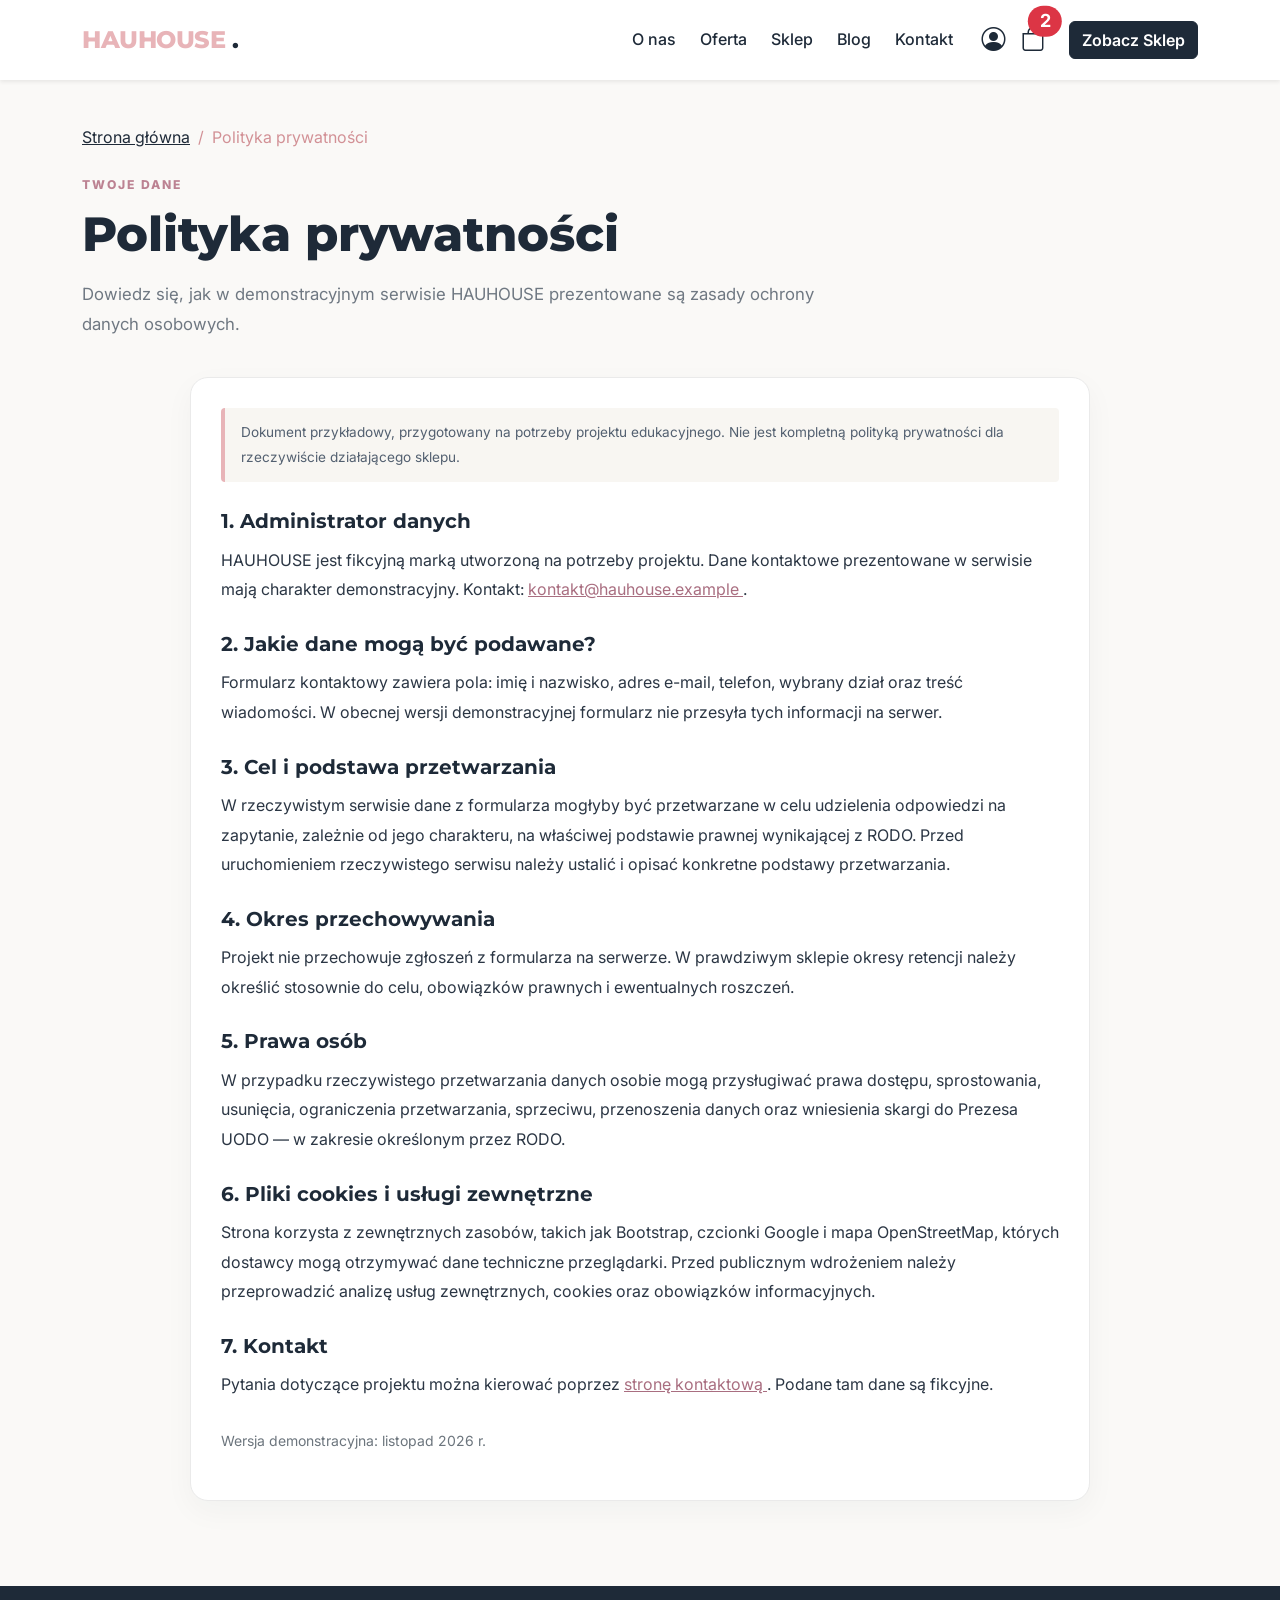
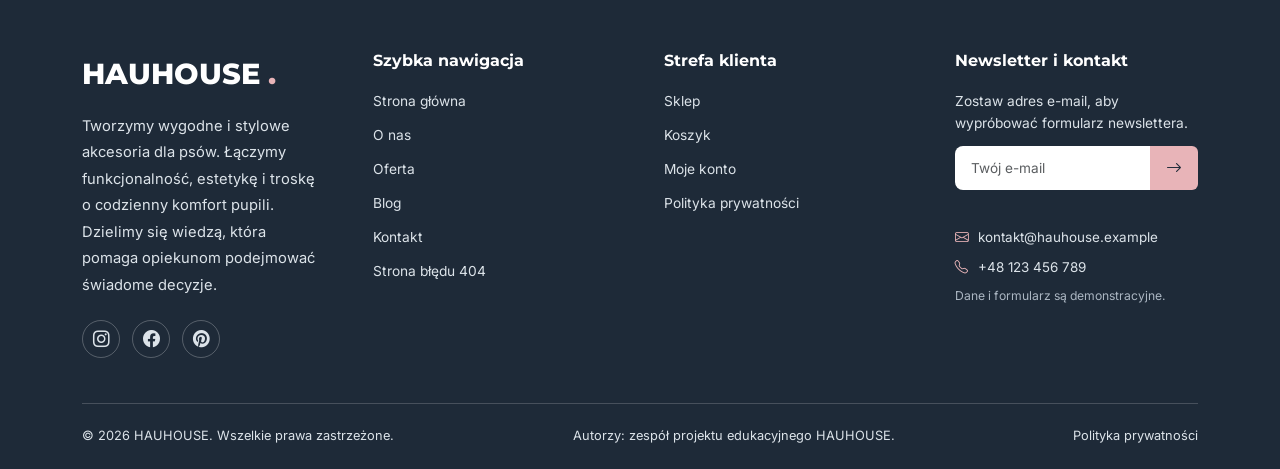
<file: polityka-prywatnosci.html>
<!DOCTYPE html>
<html lang="pl">
 <head>
  <meta charset="utf-8"/>
  <meta content="width=device-width,initial-scale=1" name="viewport"/>
  <meta content="HAUHOUSE &ndash; informacje i obs&lstrok;uga klienta" name="description"/>
  <title>
   Polityka prywatno&sacute;ci | HAUHOUSE
  </title>
  <link href="https://fonts.googleapis.com" rel="preconnect"/>
  <link crossorigin="" href="https://fonts.gstatic.com" rel="preconnect"/>
  <link href="https://fonts.googleapis.com/css2?family=Inter:wght@300;400;500;600;700&amp;family=Montserrat:wght@500;600;700;800&amp;display=swap" rel="stylesheet"/>
  <link href="https://cdn.jsdelivr.net/npm/bootstrap@5.3.3/dist/css/bootstrap.min.css" rel="stylesheet"/>
  <link href="https://cdn.jsdelivr.net/npm/bootstrap-icons@1.11.3/font/bootstrap-icons.min.css" rel="stylesheet"/>
  <link href="style.css" rel="stylesheet"/>
 </head>
 <body class="info-view">
  <header>
   <nav class="navbar navbar-expand-lg fixed-top shadow-sm">
    <div class="container">
     <a class="navbar-brand font-heading brand-pink" href="index.html">
      HAUHOUSE
      <span class="brand-dot">
       .
      </span>
     </a>
     <button aria-controls="navbarMain" aria-expanded="false" aria-label="Prze&lstrok;&aogon;cz nawigacj&eogon;" class="navbar-toggler border-0" data-bs-target="#navbarMain" data-bs-toggle="collapse" type="button">
      <span class="navbar-toggler-icon">
      </span>
     </button>
     <div class="collapse navbar-collapse" id="navbarMain">
      <ul class="navbar-nav ms-auto mb-2 mb-lg-0 fw-medium">
       <li class="nav-item">
        <a class="nav-link" href="index.html#o-nas">
         O nas
        </a>
       </li>
       <li class="nav-item">
        <a class="nav-link" href="index.html#oferta">
         Oferta
        </a>
       </li>
       <li class="nav-item">
        <a class="nav-link" href="sklep.html">
         Sklep
        </a>
       </li>
       <li class="nav-item">
        <a class="nav-link" href="blog.html">
         Blog
        </a>
       </li>
       <li class="nav-item">
        <a class="nav-link" href="kontakt.html">
         Kontakt
        </a>
       </li>
      </ul>
      <div class="d-flex align-items-center gap-3 ms-lg-3">
       <a aria-label="Konto u&zdot;ytkownika" class="text-primary fs-4" href="konto.html" title="Moje konto">
        <i class="bi bi-person-circle">
        </i>
       </a>
       <a aria-label="Koszyk zakupowy" class="text-primary fs-4 position-relative" href="koszyk.html" title="Koszyk">
        <i class="bi bi-bag">
        </i>
        <span class="position-absolute top-0 start-100 translate-middle badge rounded-pill bg-danger">
         2
        </span>
       </a>
       <a class="btn btn-accent ms-lg-2 d-none d-lg-inline-block" href="sklep.html">
        Zobacz Sklep
       </a>
      </div>
     </div>
    </div>
   </nav>
  </header>
  <div class="info-page container">
   <nav aria-label="breadcrumb">
    <ol class="breadcrumb mb-4">
     <li class="breadcrumb-item">
      <a href="index.html">
       Strona g&lstrok;&oacute;wna
      </a>
     </li>
     <li aria-current="page" class="breadcrumb-item active">
      Polityka prywatno&sacute;ci
     </li>
    </ol>
   </nav>
   <div class="info-hero">
    <p class="info-eyebrow">
     TWOJE DANE
    </p>
    <h1>
     Polityka prywatno&sacute;ci
    </h1>
    <p>
     Dowiedz si&eogon;, jak w demonstracyjnym serwisie HAUHOUSE prezentowane s&aogon; zasady ochrony danych osobowych.
    </p>
   </div>
   <main class="info-card policy-content">
    <p class="demo-note">
     Dokument przyk&lstrok;adowy, przygotowany na potrzeby projektu edukacyjnego. Nie jest kompletn&aogon; polityk&aogon; prywatno&sacute;ci dla rzeczywi&sacute;cie dzia&lstrok;aj&aogon;cego sklepu.
    </p>
    <section>
     <h2>
      1. Administrator danych
     </h2>
     <p>
      HAUHOUSE jest fikcyjn&aogon; mark&aogon; utworzon&aogon; na potrzeby projektu. Dane kontaktowe prezentowane w serwisie maj&aogon; charakter demonstracyjny. Kontakt:
      <a href="mailto:kontakt@hauhouse.example">
       kontakt@hauhouse.example
      </a>
      .
     </p>
    </section>
    <section>
     <h2>
      2. Jakie dane mog&aogon; by&cacute; podawane?
     </h2>
     <p>
      Formularz kontaktowy zawiera pola: imi&eogon; i nazwisko, adres e-mail, telefon, wybrany dzia&lstrok; oraz tre&sacute;&cacute; wiadomo&sacute;ci. W obecnej wersji demonstracyjnej formularz nie przesy&lstrok;a tych informacji na serwer.
     </p>
    </section>
    <section>
     <h2>
      3. Cel i podstawa przetwarzania
     </h2>
     <p>
      W rzeczywistym serwisie dane z formularza mog&lstrok;yby by&cacute; przetwarzane w celu udzielenia odpowiedzi na zapytanie, zale&zdot;nie od jego charakteru, na w&lstrok;a&sacute;ciwej podstawie prawnej wynikaj&aogon;cej z RODO. Przed uruchomieniem rzeczywistego serwisu nale&zdot;y ustali&cacute; i opisa&cacute; konkretne podstawy przetwarzania.
     </p>
    </section>
    <section>
     <h2>
      4. Okres przechowywania
     </h2>
     <p>
      Projekt nie przechowuje zg&lstrok;osze&nacute; z formularza na serwerze. W prawdziwym sklepie okresy retencji nale&zdot;y okre&sacute;li&cacute; stosownie do celu, obowi&aogon;zk&oacute;w prawnych i ewentualnych roszcze&nacute;.
     </p>
    </section>
    <section>
     <h2>
      5. Prawa os&oacute;b
     </h2>
     <p>
      W przypadku rzeczywistego przetwarzania danych osobie mog&aogon; przys&lstrok;ugiwa&cacute; prawa dost&eogon;pu, sprostowania, usuni&eogon;cia, ograniczenia przetwarzania, sprzeciwu, przenoszenia danych oraz wniesienia skargi do Prezesa UODO &mdash; w zakresie okre&sacute;lonym przez RODO.
     </p>
    </section>
    <section>
     <h2>
      6. Pliki cookies i us&lstrok;ugi zewn&eogon;trzne
     </h2>
     <p>
      Strona korzysta z zewn&eogon;trznych zasob&oacute;w, takich jak Bootstrap, czcionki Google i mapa OpenStreetMap, kt&oacute;rych dostawcy mog&aogon; otrzymywa&cacute; dane techniczne przegl&aogon;darki. Przed publicznym wdro&zdot;eniem nale&zdot;y przeprowadzi&cacute; analiz&eogon; us&lstrok;ug zewn&eogon;trznych, cookies oraz obowi&aogon;zk&oacute;w informacyjnych.
     </p>
    </section>
    <section>
     <h2>
      7. Kontakt
     </h2>
     <p>
      Pytania dotycz&aogon;ce projektu mo&zdot;na kierowa&cacute; poprzez
      <a href="kontakt.html">
       stron&eogon; kontaktow&aogon;
      </a>
      . Podane tam dane s&aogon; fikcyjne.
     </p>
    </section>
    <p class="small text-secondary">
     Wersja demonstracyjna: listopad 2026 r.
    </p>
   </main>
  </div>
  <footer aria-label="Stopka serwisu" class="corporate-footer">
   <div class="container">
    <div class="row g-4 g-lg-5">
     <!-- KOLUMNA 1: O MARCE -->
     <div class="col-12 col-md-6 col-lg-3">
      <a class="footer-brand" href="index.html">
       HAUHOUSE
       <span>
        .
       </span>
      </a>
      <p class="footer-description">
       Tworzymy wygodne i stylowe akcesoria dla ps&oacute;w. &Lstrok;&aogon;czymy funkcjonalno&sacute;&cacute;, estetyk&eogon; i trosk&eogon; o codzienny komfort pupili. Dzielimy si&eogon; wiedz&aogon;, kt&oacute;ra pomaga opiekunom podejmowa&cacute; &sacute;wiadome decyzje.
      </p>
      <div aria-label="Media spo&lstrok;eczno&sacute;ciowe" class="footer-socials">
       <a aria-label="Instagram &mdash; strona platformy, profil HAUHOUSE nie istnieje" href="https://www.instagram.com/" rel="noopener noreferrer" target="_blank" title="Instagram (link demonstracyjny)">
        <i aria-hidden="true" class="bi bi-instagram">
        </i>
       </a>
       <a aria-label="Facebook &mdash; strona platformy, profil HAUHOUSE nie istnieje" href="https://www.facebook.com/" rel="noopener noreferrer" target="_blank" title="Facebook (link demonstracyjny)">
        <i aria-hidden="true" class="bi bi-facebook">
        </i>
       </a>
       <a aria-label="Pinterest &mdash; strona platformy, profil HAUHOUSE nie istnieje" href="https://www.pinterest.com/" rel="noopener noreferrer" target="_blank" title="Pinterest (link demonstracyjny)">
        <i aria-hidden="true" class="bi bi-pinterest">
        </i>
       </a>
      </div>
     </div>
     <!-- KOLUMNA 2: NAWIGACJA -->
     <div class="col-6 col-md-6 col-lg-3">
      <h2 class="footer-heading">
       Szybka nawigacja
      </h2>
      <ul class="footer-links">
       <li>
        <a href="index.html">
         Strona g&lstrok;&oacute;wna
        </a>
       </li>
       <li>
        <a href="index.html#o-nas">
         O nas
        </a>
       </li>
       <li>
        <a href="index.html#oferta">
         Oferta
        </a>
       </li>
       <li>
        <a href="blog.html">
         Blog
        </a>
       </li>
       <li>
        <a href="kontakt.html">
         Kontakt
        </a>
       </li>
<li>
    <a href="404.html">
        Strona błędu 404
    </a>
</li>
      </ul>
     </div>
     <!-- KOLUMNA 3: STREFA KLIENTA -->
     <div class="col-6 col-md-6 col-lg-3">
      <h2 class="footer-heading">
       Strefa klienta
      </h2>
      <ul class="footer-links">
       <li>
        <a href="sklep.html">
         Sklep
        </a>
       </li>
       <li>
        <a href="koszyk.html">
         Koszyk
        </a>
       </li>
       <li>
        <a href="konto.html">
         Moje konto
        </a>
       </li>
       <li>
        <a href="polityka-prywatnosci.html">
         Polityka prywatno&sacute;ci
        </a>
       </li>
      </ul>
     </div>
     <!-- KOLUMNA 4: NEWSLETTER I KONTAKT -->
     <div class="col-12 col-md-6 col-lg-3">
      <h2 class="footer-heading">
       Newsletter i kontakt
      </h2>
      <p class="footer-newsletter-label">
       Zostaw adres e-mail, aby wypr&oacute;bowa&cacute; formularz newslettera.
      </p>
      <form aria-label="Formularz demonstracyjny newslettera" class="footer-newsletter">
       <label class="visually-hidden" for="footer-newsletter-email">
        Adres e-mail
       </label>
       <div class="input-group">
        <input autocomplete="email" class="form-control" id="footer-newsletter-email" name="email" placeholder="Tw&oacute;j e-mail" required="" type="email"/>
        <button aria-label="Wypr&oacute;buj zapis na newsletter" class="btn footer-newsletter-button" type="submit">
         <i aria-hidden="true" class="bi bi-arrow-right">
         </i>
        </button>
       </div>
       <p aria-live="polite" class="footer-newsletter-status" role="status">
       </p>
      </form>
      <p class="footer-contact">
       <i aria-hidden="true" class="bi bi-envelope">
       </i>
       <a href="mailto:kontakt@hauhouse.example">
        kontakt@hauhouse.example
       </a>
      </p>
      <p class="footer-contact">
       <i aria-hidden="true" class="bi bi-telephone">
       </i>
       <a href="tel:+48123456789">
        +48 123 456 789
       </a>
      </p>
      <p class="footer-small">
       Dane i formularz s&aogon; demonstracyjne.
      </p>
     </div>
    </div>
    <!-- DOLNY PASEK PRAWNY -->
    <div class="footer-bottom">
     <span>
      &copy; 2026 HAUHOUSE. Wszelkie prawa zastrze&zdot;one.
     </span>
     <span>
      Autorzy: zesp&oacute;&lstrok; projektu edukacyjnego HAUHOUSE.
     </span>
     <a href="polityka-prywatnosci.html">
      Polityka prywatno&sacute;ci
     </a>
    </div>
   </div>
  </footer>
  <script src="https://cdn.jsdelivr.net/npm/bootstrap@5.3.3/dist/js/bootstrap.bundle.min.js">
  </script>
  <script>
   // Newsletter demonstracyjny: nie zapisuje ani nie przesyła danych.
    document.querySelectorAll('.footer-newsletter').forEach(function (form) {
        form.addEventListener('submit', function (event) {
            event.preventDefault();
            if (!form.reportValidity()) return;
            const status = form.querySelector('.footer-newsletter-status');
            status.textContent = 'To formularz demonstracyjny. Adres nie został zapisany ani wysłany.';
            form.reset();
        });
    });
  </script>
 </body>
</html>
</file>
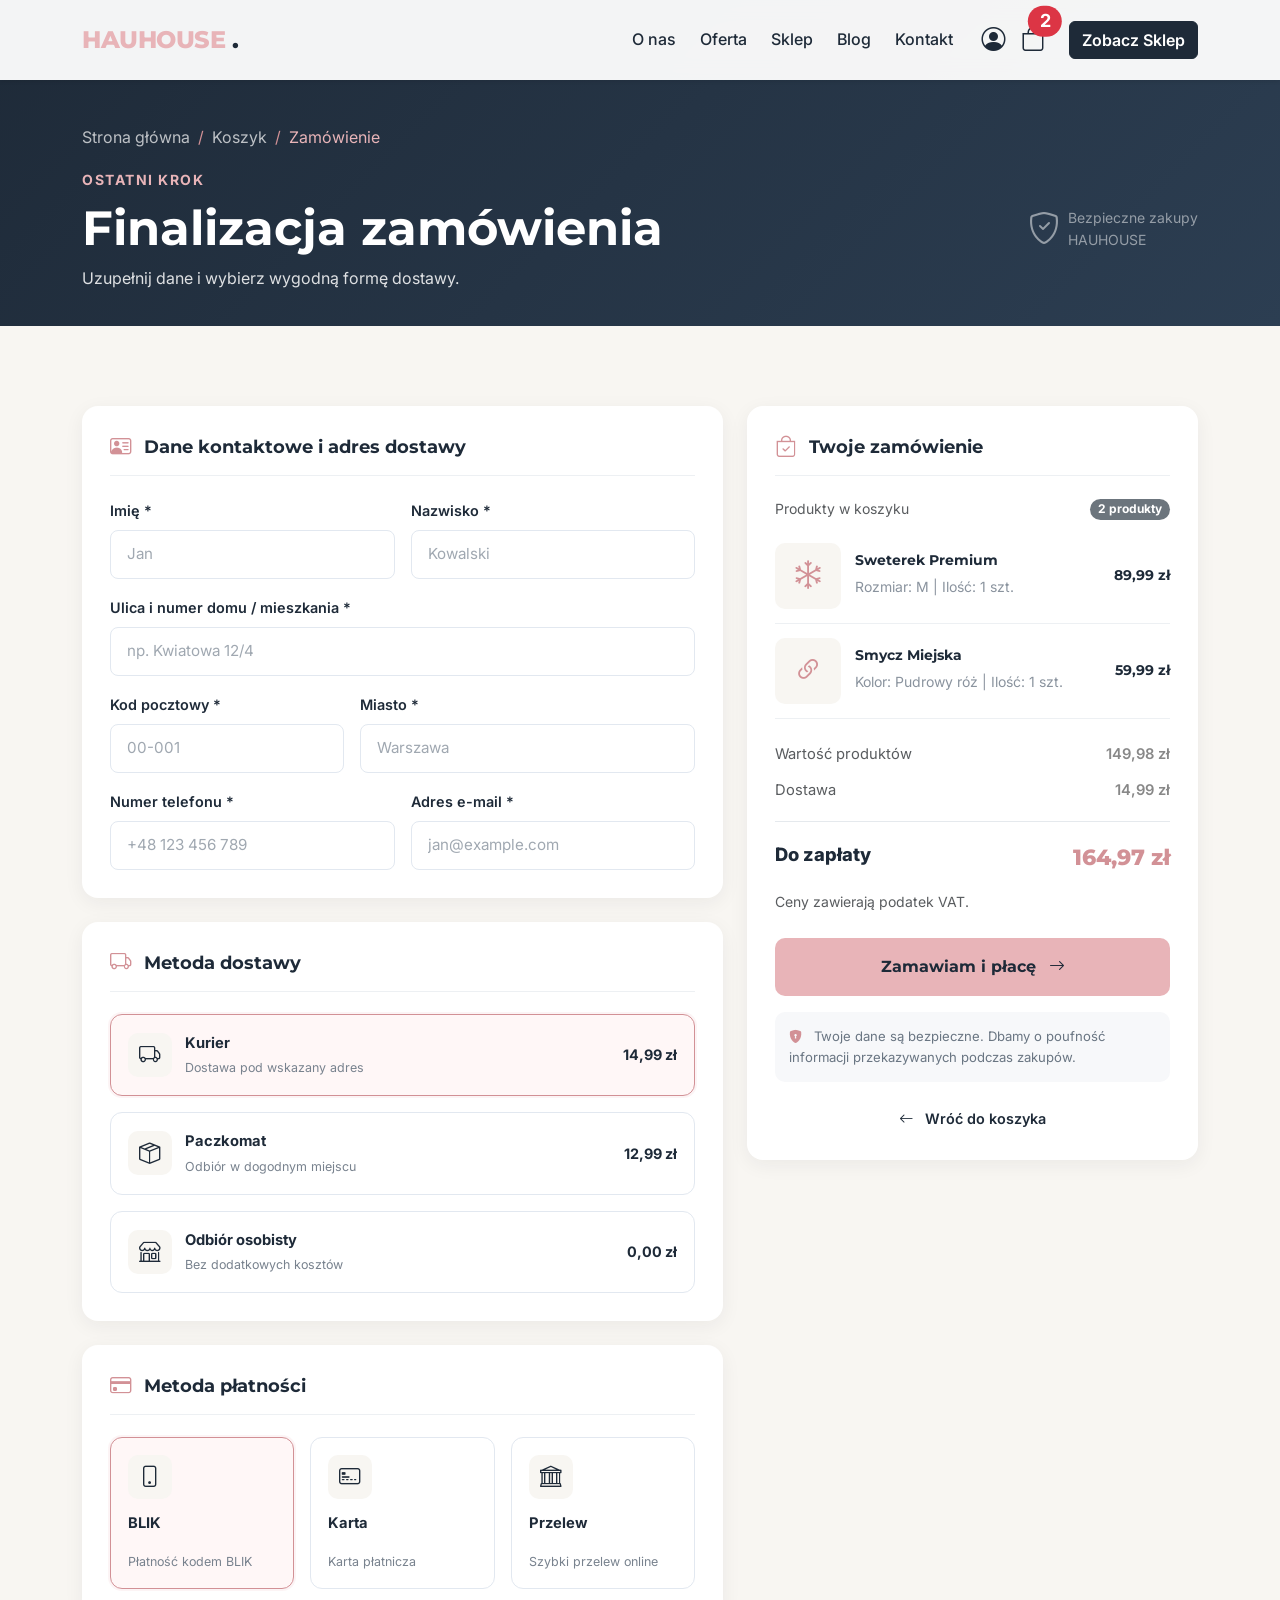
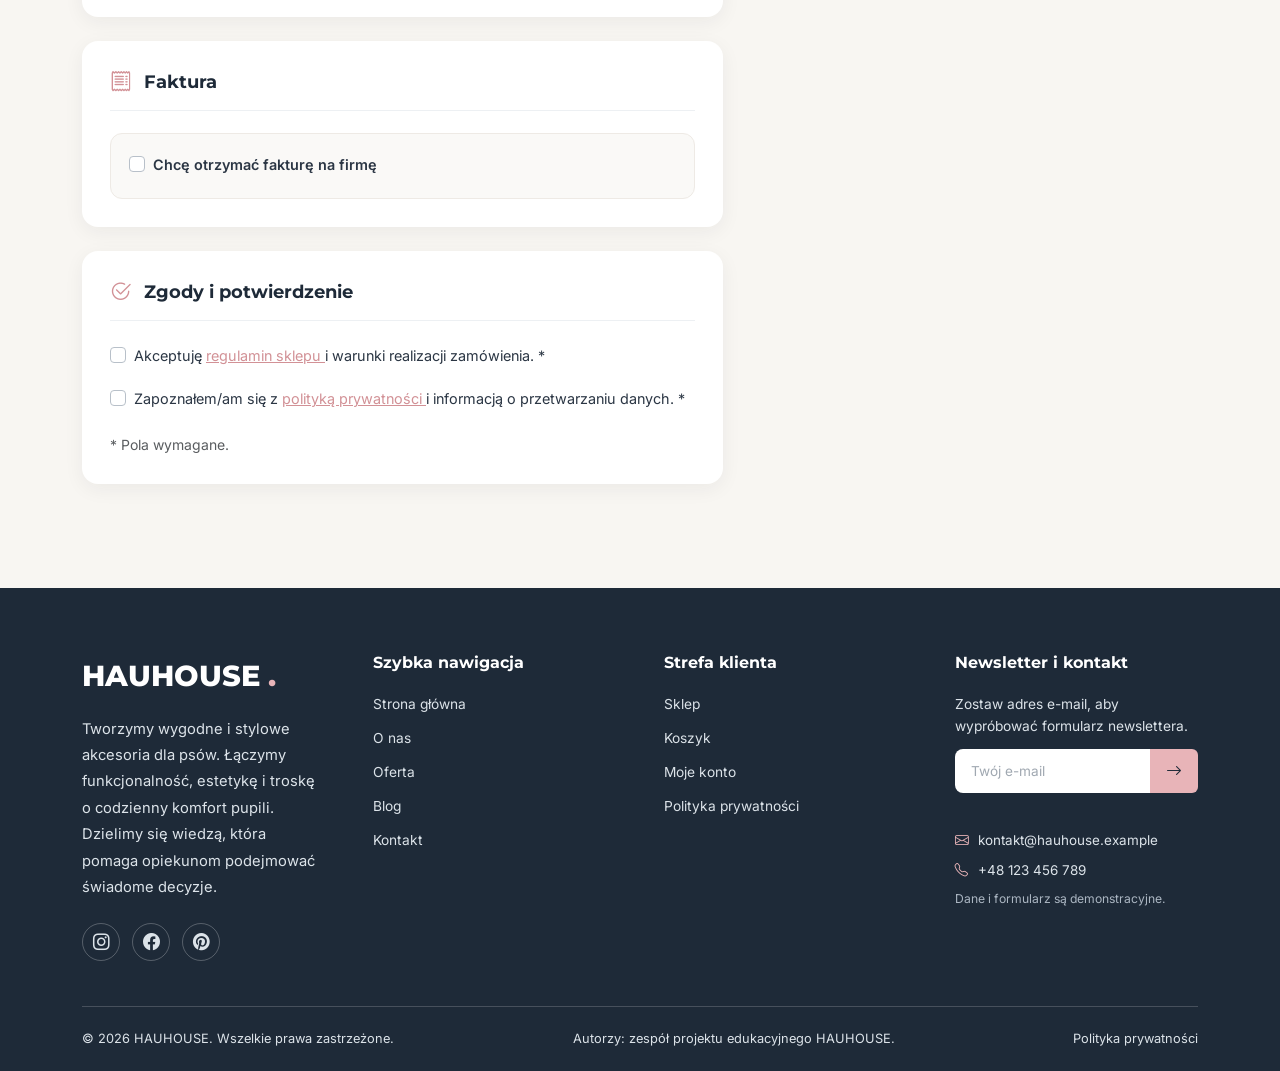
<file: zamowienie.html>
<!DOCTYPE html>
<html lang="pl">
 <head>
  <meta charset="utf-8"/>
  <meta content="width=device-width, initial-scale=1.0" name="viewport"/>
  <title>
   Realizacja zam&oacute;wienia - HAUHOUSE
  </title>
  <!-- Google Fonts -->
  <link href="https://fonts.googleapis.com" rel="preconnect"/>
  <link crossorigin="" href="https://fonts.gstatic.com" rel="preconnect"/>
  <link href="https://fonts.googleapis.com/css2?family=Inter:wght@300;400;500;600&amp;family=Montserrat:wght@500;600;700;800&amp;display=swap" rel="stylesheet"/>
  <!-- Bootstrap 5 -->
  <link href="https://cdn.jsdelivr.net/npm/bootstrap@5.3.3/dist/css/bootstrap.min.css" rel="stylesheet"/>
  <!-- Bootstrap Icons -->
  <link href="https://cdn.jsdelivr.net/npm/bootstrap-icons@1.11.3/font/bootstrap-icons.min.css" rel="stylesheet"/>
  <!-- Własne style -->
  <link href="style.css" rel="stylesheet"/>
 </head>
 <body class="checkout-view">
  <!-- =========================================
          1. NAWIGACJA
========================================= -->
  <header>
   <nav class="navbar navbar-expand-lg fixed-top shadow-sm">
    <div class="container">
     <a class="navbar-brand font-heading brand-pink" href="index.html">
      HAUHOUSE
      <span class="brand-dot">
       .
      </span>
     </a>
     <button aria-controls="navbarMain" aria-expanded="false" aria-label="Prze&lstrok;&aogon;cz nawigacj&eogon;" class="navbar-toggler border-0" data-bs-target="#navbarMain" data-bs-toggle="collapse" type="button">
      <span class="navbar-toggler-icon">
      </span>
     </button>
     <div class="collapse navbar-collapse" id="navbarMain">
      <ul class="navbar-nav ms-auto mb-2 mb-lg-0 fw-medium">
       <li class="nav-item">
        <a class="nav-link" href="index.html#o-nas">
         O nas
        </a>
       </li>
       <li class="nav-item">
        <a class="nav-link" href="index.html#oferta">
         Oferta
        </a>
       </li>
       <li class="nav-item">
        <a class="nav-link" href="sklep.html">
         Sklep
        </a>
       </li>
       <li class="nav-item">
        <a class="nav-link" href="blog.html">
         Blog
        </a>
       </li>
       <li class="nav-item">
        <a class="nav-link" href="kontakt.html">
         Kontakt
        </a>
       </li>
      </ul>
      <div class="d-flex align-items-center gap-3 ms-lg-3">
       <a aria-label="Konto u&zdot;ytkownika" class="text-primary fs-4" href="konto.html">
        <i class="bi bi-person-circle">
        </i>
       </a>
       <a aria-label="Koszyk" class="text-primary fs-4 position-relative" href="koszyk.html">
        <i class="bi bi-bag">
        </i>
        <span class="position-absolute top-0 start-100 translate-middle badge rounded-pill bg-danger">
         2
        </span>
       </a>
       <a class="btn btn-accent ms-lg-2 d-none d-lg-inline-block" href="sklep.html">
        Zobacz Sklep
       </a>
      </div>
     </div>
    </div>
   </nav>
  </header>
  <main>
   <!-- =========================================
          2. NAGŁÓWEK STRONY
========================================= -->
   <section class="checkout-header">
    <div class="container">
     <nav aria-label="breadcrumb">
      <ol class="breadcrumb mb-3">
       <li class="breadcrumb-item">
        <a href="index.html">
         Strona g&lstrok;&oacute;wna
        </a>
       </li>
       <li class="breadcrumb-item">
        <a href="koszyk.html">
         Koszyk
        </a>
       </li>
       <li aria-current="page" class="breadcrumb-item active">
        Zam&oacute;wienie
       </li>
      </ol>
     </nav>
     <div class="d-flex align-items-center justify-content-between flex-wrap gap-3">
      <div>
       <span class="text-accent text-uppercase fw-bold small tracking-wider">
        Ostatni krok
       </span>
       <h1 class="display-5 font-heading fw-bold mt-2 mb-2">
        Finalizacja zam&oacute;wienia
       </h1>
       <p class="text-light-custom mb-0">
        Uzupe&lstrok;nij dane i wybierz wygodn&aogon; form&eogon; dostawy.
       </p>
      </div>
      <div class="d-flex align-items-center gap-2 text-white-50">
       <i class="bi bi-shield-check fs-2">
       </i>
       <span class="small">
        Bezpieczne zakupy
        <br/>
        HAUHOUSE
       </span>
      </div>
     </div>
    </div>
   </section>
   <!-- =========================================
          3. FORMULARZ ZAMÓWIENIA
========================================= -->
   <section class="py-6">
    <div class="container">
     <form action="#" id="checkoutForm" method="POST">
      <div class="row g-4">
       <!-- LEWA KOLUMNA - FORMULARZ -->
       <div class="col-lg-7">
        <!-- DANE KLIENTA -->
        <div class="checkout-card">
         <h2 class="checkout-section-title">
          <i class="bi bi-person-vcard">
          </i>
          Dane kontaktowe i adres dostawy
         </h2>
         <div class="row g-3">
          <div class="col-md-6">
           <label class="form-label" for="firstName">
            Imi&eogon; *
           </label>
           <input autocomplete="given-name" class="form-control" id="firstName" name="firstName" placeholder="Jan" required="" type="text"/>
          </div>
          <div class="col-md-6">
           <label class="form-label" for="lastName">
            Nazwisko *
           </label>
           <input autocomplete="family-name" class="form-control" id="lastName" name="lastName" placeholder="Kowalski" required="" type="text"/>
          </div>
          <div class="col-12">
           <label class="form-label" for="street">
            Ulica i numer domu / mieszkania *
           </label>
           <input autocomplete="street-address" class="form-control" id="street" name="street" placeholder="np. Kwiatowa 12/4" required="" type="text"/>
          </div>
          <div class="col-md-5">
           <label class="form-label" for="postalCode">
            Kod pocztowy *
           </label>
           <input autocomplete="postal-code" class="form-control" id="postalCode" name="postalCode" pattern="[0-9]{2}-[0-9]{3}" placeholder="00-001" required="" type="text"/>
          </div>
          <div class="col-md-7">
           <label class="form-label" for="city">
            Miasto *
           </label>
           <input autocomplete="address-level2" class="form-control" id="city" name="city" placeholder="Warszawa" required="" type="text"/>
          </div>
          <div class="col-md-6">
           <label class="form-label" for="phone">
            Numer telefonu *
           </label>
           <input autocomplete="tel" class="form-control" id="phone" name="phone" pattern="[+]?[0-9\s-]{9,16}" placeholder="+48 123 456 789" required="" type="tel"/>
          </div>
          <div class="col-md-6">
           <label class="form-label" for="email">
            Adres e-mail *
           </label>
           <input autocomplete="email" class="form-control" id="email" name="email" placeholder="jan@example.com" required="" type="email"/>
          </div>
         </div>
        </div>
        <!-- DOSTAWA -->
        <div class="checkout-card">
         <h2 class="checkout-section-title">
          <i class="bi bi-truck">
          </i>
          Metoda dostawy
         </h2>
         <div class="row g-3">
          <div class="col-12">
           <label class="choice-option">
            <input checked="" data-price="14.99" name="delivery" required="" type="radio" value="courier"/>
            <span class="choice-content">
             <span class="choice-icon">
              <i class="bi bi-truck">
              </i>
             </span>
             <span>
              <span class="choice-name">
               Kurier
              </span>
              <span class="choice-description">
               Dostawa pod wskazany adres
              </span>
             </span>
             <span class="choice-price">
              14,99 z&lstrok;
             </span>
            </span>
           </label>
          </div>
          <div class="col-12">
           <label class="choice-option">
            <input data-price="12.99" name="delivery" type="radio" value="parcel"/>
            <span class="choice-content">
             <span class="choice-icon">
              <i class="bi bi-box-seam">
              </i>
             </span>
             <span>
              <span class="choice-name">
               Paczkomat
              </span>
              <span class="choice-description">
               Odbi&oacute;r w dogodnym miejscu
              </span>
             </span>
             <span class="choice-price">
              12,99 z&lstrok;
             </span>
            </span>
           </label>
          </div>
          <div class="col-12">
           <label class="choice-option">
            <input data-price="0" name="delivery" type="radio" value="pickup"/>
            <span class="choice-content">
             <span class="choice-icon">
              <i class="bi bi-shop">
              </i>
             </span>
             <span>
              <span class="choice-name">
               Odbi&oacute;r osobisty
              </span>
              <span class="choice-description">
               Bez dodatkowych koszt&oacute;w
              </span>
             </span>
             <span class="choice-price">
              0,00 z&lstrok;
             </span>
            </span>
           </label>
          </div>
         </div>
         <!-- Dodatkowe informacje o dostawie -->
         <div class="mt-3 hidden-field" id="parcelField">
          <label class="form-label" for="parcelNumber">
           Wybrany paczkomat *
          </label>
          <input class="form-control" id="parcelNumber" name="parcelNumber" placeholder="Wpisz kod lub adres paczkomatu" type="text"/>
          <small class="text-muted">
           Przyk&lstrok;ad: KRA01M lub ul. D&lstrok;uga 10, Krak&oacute;w.
          </small>
         </div>
         <div class="mt-3 hidden-field" id="pickupInfo">
          <div class="security-note">
           <i class="bi bi-geo-alt-fill me-2">
           </i>
           Odbi&oacute;r osobisty po wcze&sacute;niejszym potwierdzeniu
                                                                gotowo&sacute;ci zam&oacute;wienia. Szczeg&oacute;&lstrok;y otrzymasz e-mailem.
          </div>
         </div>
        </div>
        <!-- PŁATNOŚĆ -->
        <div class="checkout-card">
         <h2 class="checkout-section-title">
          <i class="bi bi-credit-card">
          </i>
          Metoda p&lstrok;atno&sacute;ci
         </h2>
         <div class="row g-3">
          <div class="col-md-4">
           <label class="choice-option">
            <input checked="" name="payment" required="" type="radio" value="blik"/>
            <span class="choice-content flex-column align-items-start">
             <span class="choice-icon">
              <i class="bi bi-phone">
              </i>
             </span>
             <span class="choice-name">
              BLIK
             </span>
             <span class="choice-description">
              P&lstrok;atno&sacute;&cacute; kodem BLIK
             </span>
            </span>
           </label>
          </div>
          <div class="col-md-4">
           <label class="choice-option">
            <input name="payment" type="radio" value="card"/>
            <span class="choice-content flex-column align-items-start">
             <span class="choice-icon">
              <i class="bi bi-credit-card-2-front">
              </i>
             </span>
             <span class="choice-name">
              Karta
             </span>
             <span class="choice-description">
              Karta p&lstrok;atnicza
             </span>
            </span>
           </label>
          </div>
          <div class="col-md-4">
           <label class="choice-option">
            <input name="payment" type="radio" value="transfer"/>
            <span class="choice-content flex-column align-items-start">
             <span class="choice-icon">
              <i class="bi bi-bank">
              </i>
             </span>
             <span class="choice-name">
              Przelew
             </span>
             <span class="choice-description">
              Szybki przelew online
             </span>
            </span>
           </label>
          </div>
         </div>
        </div>
        <!-- FAKTURA -->
        <div class="checkout-card">
         <h2 class="checkout-section-title">
          <i class="bi bi-receipt">
          </i>
          Faktura
         </h2>
         <div class="invoice-box">
          <div class="form-check">
           <input class="form-check-input" id="invoiceCheck" name="invoice" type="checkbox"/>
           <label class="form-check-label fw-semibold" for="invoiceCheck">
            Chc&eogon; otrzyma&cacute; faktur&eogon; na firm&eogon;
           </label>
          </div>
          <div class="hidden-field mt-4" id="invoiceFields">
           <div class="row g-3">
            <div class="col-md-6">
             <label class="form-label" for="companyName">
              Nazwa firmy *
             </label>
             <input class="form-control" id="companyName" name="companyName" placeholder="Nazwa firmy" type="text"/>
            </div>
            <div class="col-md-6">
             <label class="form-label" for="nip">
              NIP *
             </label>
             <input class="form-control" id="nip" maxlength="10" name="nip" pattern="[0-9]{10}" placeholder="1234567890" type="text"/>
            </div>
           </div>
          </div>
         </div>
        </div>
        <!-- ZGODY -->
        <div class="checkout-card">
         <h2 class="checkout-section-title">
          <i class="bi bi-check2-circle">
          </i>
          Zgody i potwierdzenie
         </h2>
         <div class="d-flex flex-column gap-3">
          <div class="form-check">
           <input class="form-check-input" id="terms" name="terms" required="" type="checkbox"/>
           <label class="form-check-label" for="terms">
            Akceptuj&eogon;
            <a class="text-accent-dark" href="regulamin.html">
             regulamin sklepu
            </a>
            i warunki realizacji zam&oacute;wienia. *
           </label>
          </div>
          <div class="form-check">
           <input class="form-check-input" id="privacy" name="privacy" required="" type="checkbox"/>
           <label class="form-check-label" for="privacy">
            Zapozna&lstrok;em/am si&eogon; z
            <a class="text-accent-dark" href="polityka-prywatnosci.html">
             polityk&aogon; prywatno&sacute;ci
            </a>
            i informacj&aogon; o przetwarzaniu danych. *
           </label>
          </div>
          <p class="text-muted small mb-0 mt-1">
           * Pola wymagane.
          </p>
         </div>
        </div>
       </div>
       <!-- PRAWA KOLUMNA - PODSUMOWANIE -->
       <div class="col-lg-5">
        <div class="checkout-card summary-card">
         <h2 class="checkout-section-title">
          <i class="bi bi-bag-check">
          </i>
          Twoje zam&oacute;wienie
         </h2>
         <div class="d-flex justify-content-between align-items-center mb-2">
          <span class="text-muted small">
           Produkty w koszyku
          </span>
          <span class="badge rounded-pill bg-secondary">
           2 produkty
          </span>
         </div>
         <!-- PRODUKT 1 -->
         <div class="summary-product">
          <div class="product-placeholder">
           <i class="bi bi-snow">
           </i>
          </div>
          <div class="product-info">
           <h6>
            Sweterek Premium
           </h6>
           <small>
            Rozmiar: M | Ilo&sacute;&cacute;: 1 szt.
           </small>
          </div>
          <div class="product-price">
           89,99 z&lstrok;
          </div>
         </div>
         <!-- PRODUKT 2 -->
         <div class="summary-product">
          <div class="product-placeholder">
           <i class="bi bi-link-45deg">
           </i>
          </div>
          <div class="product-info">
           <h6>
            Smycz Miejska
           </h6>
           <small>
            Kolor: Pudrowy r&oacute;&zdot; | Ilo&sacute;&cacute;: 1 szt.
           </small>
          </div>
          <div class="product-price">
           59,99 z&lstrok;
          </div>
         </div>
         <!-- PODSUMOWANIE KOSZTÓW -->
         <div class="mt-4">
          <div class="summary-line">
           <span class="text-muted">
            Warto&sacute;&cacute; produkt&oacute;w
           </span>
           <span class="fw-semibold" id="productsPrice">
            149,98 z&lstrok;
           </span>
          </div>
          <div class="summary-line">
           <span class="text-muted">
            Dostawa
           </span>
           <span class="fw-semibold" id="deliveryPrice">
            14,99 z&lstrok;
           </span>
          </div>
          <div class="summary-line total">
           <span>
            Do zap&lstrok;aty
           </span>
           <span class="summary-total-price" id="totalPrice">
            164,97 z&lstrok;
           </span>
          </div>
          <small class="text-muted">
           Ceny zawieraj&aogon; podatek VAT.
          </small>
         </div>
         <!-- PRZYCISK ZAMÓWIENIA -->
         <button class="btn btn-accent btn-lg w-100 checkout-button mt-4 font-heading fw-bold" type="submit">
          Zamawiam i p&lstrok;ac&eogon;
          <i class="bi bi-arrow-right ms-2">
          </i>
         </button>
         <div class="security-note mt-3">
          <i class="bi bi-shield-lock-fill me-2">
          </i>
          Twoje dane s&aogon; bezpieczne. Dbamy o poufno&sacute;&cacute;
                                                        informacji przekazywanych podczas zakup&oacute;w.
         </div>
         <div class="text-center mt-4">
          <a class="back-to-cart" href="koszyk.html">
           <i class="bi bi-arrow-left me-2">
           </i>
           Wr&oacute;&cacute; do koszyka
          </a>
         </div>
        </div>
       </div>
      </div>
     </form>
    </div>
   </section>
  </main>
  <!-- =========================================
          4. STOPKA
========================================= -->
  <footer aria-label="Stopka serwisu" class="corporate-footer">
   <div class="container">
    <div class="row g-4 g-lg-5">
     <!-- KOLUMNA 1: O MARCE -->
     <div class="col-12 col-md-6 col-lg-3">
      <a class="footer-brand" href="index.html">
       HAUHOUSE
       <span>
        .
       </span>
      </a>
      <p class="footer-description">
       Tworzymy wygodne i stylowe akcesoria dla ps&oacute;w. &Lstrok;&aogon;czymy funkcjonalno&sacute;&cacute;, estetyk&eogon; i trosk&eogon; o codzienny komfort pupili. Dzielimy si&eogon; wiedz&aogon;, kt&oacute;ra pomaga opiekunom podejmowa&cacute; &sacute;wiadome decyzje.
      </p>
      <div aria-label="Media spo&lstrok;eczno&sacute;ciowe" class="footer-socials">
       <a aria-label="Instagram &mdash; strona platformy, profil HAUHOUSE nie istnieje" href="https://www.instagram.com/" rel="noopener noreferrer" target="_blank" title="Instagram (link demonstracyjny)">
        <i aria-hidden="true" class="bi bi-instagram">
        </i>
       </a>
       <a aria-label="Facebook &mdash; strona platformy, profil HAUHOUSE nie istnieje" href="https://www.facebook.com/" rel="noopener noreferrer" target="_blank" title="Facebook (link demonstracyjny)">
        <i aria-hidden="true" class="bi bi-facebook">
        </i>
       </a>
       <a aria-label="Pinterest &mdash; strona platformy, profil HAUHOUSE nie istnieje" href="https://www.pinterest.com/" rel="noopener noreferrer" target="_blank" title="Pinterest (link demonstracyjny)">
        <i aria-hidden="true" class="bi bi-pinterest">
        </i>
       </a>
      </div>
     </div>
     <!-- KOLUMNA 2: NAWIGACJA -->
     <div class="col-6 col-md-6 col-lg-3">
      <h2 class="footer-heading">
       Szybka nawigacja
      </h2>
      <ul class="footer-links">
       <li>
        <a href="index.html">
         Strona g&lstrok;&oacute;wna
        </a>
       </li>
       <li>
        <a href="index.html#o-nas">
         O nas
        </a>
       </li>
       <li>
        <a href="index.html#oferta">
         Oferta
        </a>
       </li>
       <li>
        <a href="blog.html">
         Blog
        </a>
       </li>
       <li>
        <a href="kontakt.html">
         Kontakt
        </a>
       </li>
      </ul>
     </div>
     <!-- KOLUMNA 3: STREFA KLIENTA -->
     <div class="col-6 col-md-6 col-lg-3">
      <h2 class="footer-heading">
       Strefa klienta
      </h2>
      <ul class="footer-links">
       <li>
        <a href="sklep.html">
         Sklep
        </a>
       </li>
       <li>
        <a href="koszyk.html">
         Koszyk
        </a>
       </li>
       <li>
        <a href="konto.html">
         Moje konto
        </a>
       </li>
       <li>
        <a href="polityka-prywatnosci.html">
         Polityka prywatno&sacute;ci
        </a>
       </li>
      </ul>
     </div>
     <!-- KOLUMNA 4: NEWSLETTER I KONTAKT -->
     <div class="col-12 col-md-6 col-lg-3">
      <h2 class="footer-heading">
       Newsletter i kontakt
      </h2>
      <p class="footer-newsletter-label">
       Zostaw adres e-mail, aby wypr&oacute;bowa&cacute; formularz newslettera.
      </p>
      <form aria-label="Formularz demonstracyjny newslettera" class="footer-newsletter">
       <label class="visually-hidden" for="footer-newsletter-email">
        Adres e-mail
       </label>
       <div class="input-group">
        <input autocomplete="email" class="form-control" id="footer-newsletter-email" name="email" placeholder="Tw&oacute;j e-mail" required="" type="email"/>
        <button aria-label="Wypr&oacute;buj zapis na newsletter" class="btn footer-newsletter-button" type="submit">
         <i aria-hidden="true" class="bi bi-arrow-right">
         </i>
        </button>
       </div>
       <p aria-live="polite" class="footer-newsletter-status" role="status">
       </p>
      </form>
      <p class="footer-contact">
       <i aria-hidden="true" class="bi bi-envelope">
       </i>
       <a href="mailto:kontakt@hauhouse.example">
        kontakt@hauhouse.example
       </a>
      </p>
      <p class="footer-contact">
       <i aria-hidden="true" class="bi bi-telephone">
       </i>
       <a href="tel:+48123456789">
        +48 123 456 789
       </a>
      </p>
      <p class="footer-small">
       Dane i formularz s&aogon; demonstracyjne.
      </p>
     </div>
    </div>
    <!-- DOLNY PASEK PRAWNY -->
    <div class="footer-bottom">
     <span>
      &copy; 2026 HAUHOUSE. Wszelkie prawa zastrze&zdot;one.
     </span>
     <span>
      Autorzy: zesp&oacute;&lstrok; projektu edukacyjnego HAUHOUSE.
     </span>
     <a href="polityka-prywatnosci.html">
      Polityka prywatno&sacute;ci
     </a>
    </div>
   </div>
  </footer>
  <!-- =========================================
          5. JAVASCRIPT
========================================= -->
  <script src="https://cdn.jsdelivr.net/npm/bootstrap@5.3.3/dist/js/bootstrap.bundle.min.js">
  </script>
  <script>
   // =====================================
    // CENY PRODUKTÓW
    // =====================================

    const productsTotal = 149.98;

    // =====================================
    // ELEMENTY PODSUMOWANIA
    // =====================================

    const deliveryRadios = document.querySelectorAll(
        'input[name="delivery"]'
    );

    const deliveryPriceElement = document.getElementById(
        'deliveryPrice'
    );

    const totalPriceElement = document.getElementById(
        'totalPrice'
    );

    const parcelField = document.getElementById(
        'parcelField'
    );

    const parcelNumber = document.getElementById(
        'parcelNumber'
    );

    const pickupInfo = document.getElementById(
        'pickupInfo'
    );


    // =====================================
    // FORMATOWANIE CEN
    // =====================================

    function formatPrice(price) {
        return price.toLocaleString('pl-PL', {
            minimumFractionDigits: 2,
            maximumFractionDigits: 2
        }) + ' zł';
    }


    // =====================================
    // PRZELICZANIE KOSZTÓW
    // =====================================

    function updateOrderSummary() {

        const selectedDelivery = document.querySelector(
            'input[name="delivery"]:checked'
        );

        const deliveryCost = selectedDelivery
            ? Number(selectedDelivery.dataset.price)
            : 0;

        const total = productsTotal + deliveryCost;

        deliveryPriceElement.textContent = formatPrice(deliveryCost);
        totalPriceElement.textContent = formatPrice(total);

    }


    // =====================================
    // ZMIANA METODY DOSTAWY
    // =====================================

    deliveryRadios.forEach(radio => {

        radio.addEventListener('change', function() {

            updateOrderSummary();

            // Paczkomat
            if (this.value === 'parcel') {

                parcelField.classList.remove('hidden-field');
                parcelNumber.required = true;

            } else {

                parcelField.classList.add('hidden-field');
                parcelNumber.required = false;
                parcelNumber.value = '';

            }

            // Odbiór osobisty
            if (this.value === 'pickup') {

                pickupInfo.classList.remove('hidden-field');

            } else {

                pickupInfo.classList.add('hidden-field');

            }

        });

    });


    // =====================================
    // FAKTURA FIRMOWA
    // =====================================

    const invoiceCheck = document.getElementById(
        'invoiceCheck'
    );

    const invoiceFields = document.getElementById(
        'invoiceFields'
    );

    const companyName = document.getElementById(
        'companyName'
    );

    const nip = document.getElementById(
        'nip'
    );


    invoiceCheck.addEventListener('change', function() {

        if (this.checked) {

            invoiceFields.classList.remove('hidden-field');

            companyName.required = true;
            nip.required = true;

        } else {

            invoiceFields.classList.add('hidden-field');

            companyName.required = false;
            nip.required = false;

            companyName.value = '';
            nip.value = '';

        }

    });


    // =====================================
    // WALIDACJA I PRZYKŁADOWE WYSŁANIE
    // =====================================

    const checkoutForm = document.getElementById(
        'checkoutForm'
    );

    checkoutForm.addEventListener('submit', function(event) {

        event.preventDefault();

        if (!checkoutForm.reportValidity()) {
            return;
        }

        const selectedPayment = document.querySelector(
            'input[name="payment"]:checked'
        );

        const selectedDelivery = document.querySelector(
            'input[name="delivery"]:checked'
        );

        const total = productsTotal + Number(
            selectedDelivery.dataset.price
        );

        alert(
            'Dziękujemy za złożenie zamówienia w HAUHOUSE!\\n\\n' +
            'Wybrana dostawa: ' + selectedDelivery.value + '\\n' +
            'Metoda płatności: ' + selectedPayment.value + '\\n' +
            'Kwota do zapłaty: ' + formatPrice(total) + '\\n\\n' +
            'To jest wersja demonstracyjna formularza.'
        );

    });


    // =====================================
    // INICJALIZACJA
    // =====================================

    updateOrderSummary();
  </script>
  <script>
   // Newsletter demonstracyjny: nie zapisuje ani nie przesyła danych.
    document.querySelectorAll('.footer-newsletter').forEach(function (form) {
        form.addEventListener('submit', function (event) {
            event.preventDefault();
            if (!form.reportValidity()) return;
            const status = form.querySelector('.footer-newsletter-status');
            status.textContent = 'To formularz demonstracyjny. Adres nie został zapisany ani wysłany.';
            form.reset();
        });
    });
  </script>
 </body>
</html>
</file>
<file: style.css>
/* ======================================================================
   HAUHOUSE - Niestandardowy arkusz stylów
   ====================================================================== */

/* 1. ZMIENNE GLOBALNE I KOLORYSTYKA MARKI */
:root {
    --color-primary: #1E2A38;
    --color-secondary: #F8F6F2;
    --color-accent: #E8B4B8;
    --color-text: #2B3644;
    --color-white: #FFFFFF;

    --color-accent-dark: #d29196;
    --color-primary-light: #2c3e52;

    --font-heading: 'Montserrat', sans-serif;
    --font-body: 'Inter', sans-serif;

    --bs-primary: var(--color-primary);
    --bs-body-font-family: var(--font-body);
    --bs-body-color: var(--color-text);
}

/* 2. PŁYNNY SCROLL I RESET */
html {
    scroll-behavior: smooth;
    scroll-padding-top: 80px;
}

body {
    font-family: var(--font-body);
    color: var(--color-text);
    background-color: var(--color-white);
    line-height: 1.6;
}

/* 3. TYPOGRAFIA */
.font-heading {
    font-family: var(--font-heading);
}

h1, h2, h3, h4, h5, h6 {
    font-family: var(--font-heading);
    color: var(--color-primary);
}

.brand-pink-title {
    color: #E8B4B8 !important;
    text-shadow: 0 2px 10px rgba(0, 0, 0, 0.4);
}

.brand-pink {
    color: #E8B4B8 !important;
    font-weight: 800;
    font-size: 1.5rem;
    letter-spacing: -0.5px;
}

.brand-dot {
    color: var(--color-primary);
}

.text-primary {
    color: var(--color-primary) !important;
}

.text-accent {
    color: var(--color-accent) !important;
}

.text-body-custom {
    color: var(--color-text);
}

.text-light-custom {
    color: rgba(255, 255, 255, 0.85);
}

.text-accent-dark {
    color: var(--color-accent-dark);
}

.tracking-wider {
    letter-spacing: 1.5px;
}

/* 4. PRZYCISKI I AKCENTY */
.btn-accent {
    background-color: var(--color-accent);
    color: var(--color-primary);
    border: none;
    font-weight: 600;
    transition: all 0.3s ease;
}

.btn-accent:hover,
.btn-accent:focus {
    background-color: var(--color-accent-dark);
    color: var(--color-primary);
    transform: translateY(-2px);
    box-shadow: 0 4px 12px rgba(232, 180, 184, 0.4);
}

.btn-outline-primary {
    color: var(--color-primary);
    border-color: var(--color-primary);
}

.btn-outline-primary:hover {
    background-color: var(--color-primary);
    border-color: var(--color-primary);
    color: var(--color-white);
}

.bg-primary-custom {
    background-color: var(--color-primary) !important;
}

.bg-secondary-custom {
    background-color: var(--color-secondary) !important;
}

.bg-accent {
    background-color: var(--color-accent) !important;
}

.border-accent {
    border-color: var(--color-accent) !important;
}

/* 5. PASEK NAWIGACYJNY I HERO */
.navbar {
    background-color: rgba(255, 255, 255, 0.95);
    backdrop-filter: blur(10px);
    padding-top: 1rem;
    padding-bottom: 1rem;
    transition: all 0.3s ease;
}

.nav-link {
    color: var(--color-primary) !important;
    margin: 0 0.25rem;
}

.nav-link:hover,
.nav-link.active {
    color: var(--color-accent-dark) !important;
}

.hero-section {
    background: linear-gradient(
        135deg,
        var(--color-primary) 0%,
        var(--color-primary-light) 100%
    );
    padding-top: 140px;
    padding-bottom: 90px;
    min-height: 85vh;
}

.hero-img {
    object-fit: cover;
    width: 100%;
    max-height: 500px;
}

.hero-floating-card {
    position: absolute;
    bottom: -20px;
    left: -20px;
    background: var(--color-white);
    border-left: 4px solid var(--color-accent);
}

/* 6. KARTY W OFERCIE I BLOGU */
.custom-card {
    border-radius: 1rem;
    overflow: hidden;
    transition: transform 0.3s ease, box-shadow 0.3s ease;
    background-color: var(--color-white);
}

.custom-card:hover {
    transform: translateY(-8px);
    box-shadow: 0 15px 30px rgba(30, 42, 56, 0.1) !important;
}

.card-img-wrapper {
    height: 240px;
    overflow: hidden;
}

.card-img-wrapper img {
    width: 100%;
    height: 100%;
    object-fit: cover;
    transition: transform 0.5s ease;
}

.custom-card:hover .card-img-wrapper img {
    transform: scale(1.05);
}

/* 7. SEKCJA KONTAKT */
.contact-icon-box {
    width: 48px;
    height: 48px;
    background-color: var(--color-white);
    display: flex;
    align-items: center;
    justify-content: center;
    font-size: 1.25rem;
    box-shadow: 0 4px 10px rgba(0, 0, 0, 0.05);
}

.form-control,
.form-select {
    border-color: #E2E8F0;
    color: var(--color-text);
    padding: 0.75rem 1rem;
    border-radius: 0.5rem;
}

.form-control:focus,
.form-select:focus {
    border-color: var(--color-accent-dark);
    box-shadow: 0 0 0 0.25rem rgba(232, 180, 184, 0.25);
}

/* ======================================================================
   SEKCJA SPECYFICZNA DLA MODUŁU BLOGA (blog.html & single.html)
   ====================================================================== */

.breadcrumb-wrapper {
    padding-top: 95px !important;
}

.article-lead-image {
    max-height: 480px;
    object-fit: cover;
    width: 100%;
}

.article-figure-image {
    max-height: 400px;
    object-fit: cover;
    width: 100%;
}

.pagination .page-item .page-link {
    color: var(--color-primary);
    border-color: #E2E8F0;
}

.pagination .page-item.active .page-link {
    background-color: var(--color-primary);
    border-color: var(--color-primary);
    color: var(--color-white);
}

.pagination .page-item .page-link:hover {
    background-color: var(--color-secondary);
    color: var(--color-primary-light);
}

.line-clamp-2 {
    display: -webkit-box;
    -webkit-line-clamp: 2;
    -webkit-box-orient: vertical;
    overflow: hidden;
}

/* ======================================================================
   POMOCNICZE KLASY I MEDIA QUERIES
   ====================================================================== */

.py-6 {
    padding-top: 5rem;
    padding-bottom: 5rem;
}

.max-w-700 {
    max-width: 700px;
}

.hover-white:hover {
    color: var(--color-white) !important;
}

@media (max-width: 991.98px) {
    .hero-section {
        padding-top: 120px;
        text-align: center;
    }

    .hero-floating-card {
        display: none !important;
    }

    .py-6 {
        padding-top: 3.5rem;
        padding-bottom: 3.5rem;
    }

    .breadcrumb-wrapper {
        padding-top: 85px !important;
    }
}

/* ======================================================================
   POPRAWIONE KOLORY: PRZYCISK W NAWIGACJI I ETYKIETY KATEGORII
   Reguły są poza @media, więc działają na komputerach i telefonach.
   ====================================================================== */

/* Tylko przycisk „Zobacz Sklep” w pasku nawigacji */
body .navbar a.btn.btn-accent {
    background-color: #1E2A38 !important;
    color: #FFFFFF !important;
    border: 1px solid #1E2A38 !important;
}

body .navbar a.btn.btn-accent:hover,
body .navbar a.btn.btn-accent:focus,
body .navbar a.btn.btn-accent:active {
    background-color: #2C3E52 !important;
    color: #FFFFFF !important;
    border-color: #2C3E52 !important;
}

/* Etykiety kategorii wewnątrz kart artykułów na stronie głównej i blogu */
body .custom-card .badge.bg-accent,
body .custom-card .badge.bg-accent.text-dark {
    background-color: #1E2A38 !important;
    color: #FFFFFF !important;
}

/* MODUŁ E-COMMERCE */

/* MODUŁ SKLEP */

/* ==========================================
   HAUHOUSE - STYLE STRONY SKLEPU
   ========================================== */

/* Nagłówek sklepu */

.shop-heading {
    padding: 2rem 0 3rem;
}

.shop-heading p {
    max-width: 700px;
}

/* Breadcrumb */

.breadcrumb-wrapper {
    padding-top: 95px !important;
}

.breadcrumb-item + .breadcrumb-item::before {
    color: var(--color-accent-dark);
}

.breadcrumb-item.active {
    color: var(--color-accent-dark);
}

/* Sekcja sklepu */

.shop-section {
    background-color: var(--color-white);
}

/* Panel filtrów */

.filter-panel {
    background-color: var(--color-secondary);
    padding: 1.75rem;
    border-radius: 1rem;
    position: sticky;
    top: 110px;
}

.filter-group h3 {
    font-family: var(--font-heading);
    font-size: 1rem;
    font-weight: 700;
    color: var(--color-primary);
    margin-bottom: 1rem;
}

.filter-option {
    display: flex;
    align-items: center;
    gap: 0.65rem;
    margin-bottom: 0.75rem;
    color: var(--color-text);
    font-size: 0.9rem;
    cursor: pointer;
}

.filter-option input {
    width: 17px;
    height: 17px;
    accent-color: var(--color-accent-dark);
    cursor: pointer;
    flex-shrink: 0;
}

.filter-panel hr {
    border-color: #dce0e4;
    margin: 1.5rem 0;
}

/* Suwak cenowy */

.form-range::-webkit-slider-thumb {
    background-color: var(--color-accent-dark);
}

.form-range::-moz-range-thumb {
    background-color: var(--color-accent-dark);
    border: none;
}

/* Pasek sortowania */

.shop-toolbar {
    padding: 1rem 1.25rem;
    background-color: var(--color-secondary);
    border-radius: 0.75rem;
}

.shop-toolbar select {
    min-width: 190px;
    background-color: var(--color-white);
}

/* Zdjęcia produktów */

.product-image {
    position: relative;
    height: 240px;
    overflow: hidden;
    background-color: var(--color-secondary);
}

.product-image img {
    width: 100%;
    height: 100%;
    object-fit: cover;
    transition: transform 0.5s ease;
}

.custom-card:hover .product-image img {
    transform: scale(1.05);
}

/* Etykiety promocyjne */

.product-badge {
    position: absolute;
    top: 15px;
    left: 15px;
    background-color: var(--color-accent);
    color: var(--color-primary);
    font-family: var(--font-heading);
    font-size: 0.75rem;
    font-weight: 700;
    padding: 0.45rem 0.8rem;
    border-radius: 2rem;
    z-index: 2;
}

/* Ceny produktów */

.product-price {
    font-family: var(--font-heading);
    font-size: 1.2rem;
    font-weight: 800;
    color: var(--color-primary);
}

.product-price del {
    display: inline-block;
    margin-left: 0.4rem;
    font-family: var(--font-body);
    font-size: 0.85rem;
    font-weight: 400;
    color: #999;
}

/* Przyciski kart */

.product-item .btn {
    font-size: 0.9rem;
    font-weight: 600;
    padding: 0.65rem 0.5rem;
}

/* Paginacja */

.pagination .page-item .page-link {
    color: var(--color-primary);
    border-color: #E2E8F0;
    padding: 0.6rem 1rem;
    font-weight: 600;
}

.pagination .page-item.active .page-link {
    background-color: var(--color-primary);
    border-color: var(--color-primary);
    color: var(--color-white);
}

.pagination .page-item .page-link:hover {
    background-color: var(--color-accent);
    color: var(--color-primary);
}

.pagination .page-item.disabled .page-link {
    color: #aaa;
}

/* Brak produktów */

#noProducts {
    background-color: var(--color-secondary);
    border-radius: 1rem;
}

/* Responsywność */

@media (max-width: 991.98px) {

    .filter-panel {
        position: static;
        margin-bottom: 1rem;
    }

    .shop-heading {
        padding-bottom: 2rem;
    }

}

@media (max-width: 575.98px) {

    .shop-toolbar {
        align-items: stretch !important;
    }

    .shop-toolbar > div {
        width: 100%;
    }

    .shop-toolbar select {
        width: 100%;
        min-width: 0;
    }

    .product-image {
        height: 220px;
    }

    .filter-panel {
        padding: 1.25rem;
    }

}

/* MODUŁ PRODUKT */


/* =====================================
   STRONA SZCZEGÓŁÓW PRODUKTU HAUHOUSE
===================================== */

.product-page {
    padding-top: 30px;
    padding-bottom: 80px;
}

/* BREADCRUMB */

.product-breadcrumb {
    margin-bottom: 30px;
}

.product-breadcrumb .breadcrumb {
    font-size: 13px;
}

.product-breadcrumb a {
    color: #777;
    text-decoration: none;
}

.product-breadcrumb a:hover {
    color: #c58d9d;
}

.product-breadcrumb .active {
    color: #222;
}

/* GŁÓWNA SEKCJA */

.product-main {
    align-items: start;
    margin-bottom: 90px;
}

/* GALERIA */

.product-main-image {
    position: relative;
    overflow: hidden;
    border-radius: 16px;
    background: #f5f2ef;
}

.product-main-image img {
    width: 100%;
    height: 540px;
    object-fit: cover;
    display: block;
}

.product-image-badge {
    position: absolute;
    top: 20px;
    left: 20px;
    z-index: 2;
    background: #c58d9d;
    color: white;
    padding: 8px 15px;
    border-radius: 30px;
    font-size: 12px;
    font-weight: 600;
}

.product-thumbnails {
    display: grid;
    grid-template-columns: repeat(4, 1fr);
    gap: 12px;
    margin-top: 15px;
}

.thumbnail {
    padding: 0;
    border: 2px solid transparent;
    border-radius: 10px;
    overflow: hidden;
    background: none;
    cursor: pointer;
}

.thumbnail img {
    width: 100%;
    height: 110px;
    display: block;
    object-fit: cover;
}

.thumbnail.active {
    border-color: #c58d9d;
}

/* INFORMACJE O PRODUKCIE */

.product-details {
    padding: 10px 0 0 15px;
}

.product-category {
    color: #bd8998;
    font-size: 12px;
    font-weight: 700;
    letter-spacing: 2px;
    margin-bottom: 12px;
}

.product-details h1 {
    font-family: 'Montserrat', sans-serif;
    font-size: 34px;
    font-weight: 700;
    line-height: 1.3;
    margin-bottom: 12px;
    color: #242424;
}

.product-code {
    color: #888;
    font-size: 13px;
    margin-bottom: 15px;
}

.product-rating {
    display: flex;
    align-items: center;
    gap: 9px;
    margin-bottom: 22px;
    font-size: 13px;
}

.stars {
    color: #e6a94e;
    letter-spacing: 2px;
    font-size: 17px;
}

.rating-number {
    font-weight: 600;
}

.product-rating a {
    color: #777;
    text-decoration: underline;
}

/* CENA */

.product-details .product-price {
    display: flex;
    align-items: center;
    flex-wrap: wrap;
    gap: 12px;
    margin-bottom: 15px;
}

.current-price {
    font-family: 'Montserrat', sans-serif;
    font-size: 30px;
    font-weight: 700;
    color: #242424;
}

.old-price {
    font-size: 16px;
    color: #999;
    text-decoration: line-through;
}

.discount-label {
    background: #f4e2e6;
    color: #a65f73;
    padding: 5px 10px;
    border-radius: 5px;
    font-size: 12px;
    font-weight: 700;
}

/* DOSTĘPNOŚĆ */

.product-availability {
    color: #48815b;
    font-size: 13px;
    font-weight: 600;
    margin-bottom: 22px;
}

.product-availability i {
    margin-right: 5px;
}

.product-intro {
    color: #666;
    font-size: 14px;
    line-height: 1.9;
    margin-bottom: 25px;
}

.product-details hr {
    border-color: #e9e9e9;
    margin: 25px 0;
}

/* FORMULARZ */

.product-form .form-label {
    font-size: 13px;
    font-weight: 600;
    margin-bottom: 9px;
}

.product-form .form-select,
.product-form .form-control {
    border: 1px solid #dedede;
    border-radius: 8px;
    min-height: 46px;
    font-size: 14px;
    box-shadow: none;
}

.product-form .form-select:focus,
.product-form .form-control:focus {
    border-color: #c58d9d;
}

.quantity-wrapper {
    max-width: 130px;
}

/* PRZYCISK KOSZYKA */

.btn-add-cart {
    display: flex;
    align-items: center;
    justify-content: center;
    gap: 10px;
    width: 100%;
    min-height: 52px;
    background: #c58d9d;
    border: 1px solid #c58d9d;
    border-radius: 8px;
    color: white;
    font-size: 14px;
    font-weight: 700;
    transition: 0.3s;
}

.btn-add-cart:hover {
    background: #ad7586;
    border-color: #ad7586;
    color: white;
}

/* ZALETY PRODUKTU */

.product-benefits {
    display: flex;
    flex-wrap: wrap;
    gap: 20px;
    margin-top: 28px;
}

.product-benefits div {
    display: flex;
    align-items: center;
    gap: 8px;
    color: #777;
    font-size: 12px;
}

.product-benefits i {
    color: #c58d9d;
    font-size: 18px;
}

/* ZAKŁADKI */

.product-information {
    margin-bottom: 90px;
}

.product-tabs {
    border-bottom: 1px solid #e6e6e6;
    gap: 25px;
}

.product-tabs .nav-link {
    color: #777;
    background: transparent;
    border: none;
    border-bottom: 2px solid transparent;
    border-radius: 0;
    padding: 15px 5px;
    font-size: 14px;
    font-weight: 600;
}

.product-tabs .nav-link:hover {
    color: #c58d9d;
}

.product-tabs .nav-link.active {
    color: #c58d9d;
    background: transparent;
    border-bottom: 2px solid #c58d9d;
}

.product-tab-content {
    padding: 35px 5px;
    color: #666;
    font-size: 14px;
    line-height: 1.9;
}

.product-tab-content h3 {
    font-family: 'Montserrat', sans-serif;
    font-size: 21px;
    color: #292929;
    font-weight: 700;
    margin-bottom: 20px;
}

.product-tab-content ul {
    padding-left: 20px;
}

.product-tab-content li {
    margin-bottom: 8px;
}

/* TABELA SPECYFIKACJI */

.specification-table {
    max-width: 750px;
    font-size: 14px;
}

.specification-table th {
    width: 35%;
    color: #444;
    font-weight: 600;
}

.specification-table td {
    color: #777;
}

/* OPINIE */

.review-summary {
    display: flex;
    align-items: center;
    gap: 20px;
    padding: 20px 0 30px;
}

.review-big-number {
    font-family: 'Montserrat', sans-serif;
    font-size: 48px;
    font-weight: 700;
    color: #292929;
}

.review-summary p {
    margin: 5px 0 0;
    font-size: 13px;
}

.review-item {
    max-width: 800px;
    border-top: 1px solid #e9e9e9;
    padding: 22px 0;
}

.review-item h5 {
    color: #292929;
    font-size: 15px;
    font-weight: 700;
    margin: 8px 0;
}

.review-item p {
    margin-bottom: 8px;
}

.review-author {
    font-size: 12px;
    color: #999;
}

/* POLECANE PRODUKTY */

.related-products {
    padding-top: 15px;
}

.product-page .section-heading {
    margin-bottom: 35px;
}

.product-page .section-heading h2 {
    font-family: 'Montserrat', sans-serif;
    font-size: 28px;
    font-weight: 700;
    color: #292929;
    margin-bottom: 12px;
}

.product-page .section-heading > p:last-child {
    color: #888;
    font-size: 14px;
}

.related-card {
    height: 100%;
}

.related-card img {
    width: 100%;
    height: 260px;
    object-fit: cover;
    border-radius: 12px;
    transition: transform 0.4s;
}

.related-card > a {
    display: block;
    overflow: hidden;
    border-radius: 12px;
}

.related-card > a:hover img {
    transform: scale(1.04);
}

.related-card-info {
    padding-top: 15px;
}

.related-card-info h5 {
    font-size: 15px;
    font-weight: 600;
    margin-bottom: 7px;
}

.related-card-info h5 a {
    color: #292929;
    text-decoration: none;
}

.related-card-info h5 a:hover {
    color: #c58d9d;
}

.related-card-info p {
    font-size: 14px;
    font-weight: 700;
    color: #292929;
}

/* STOPKA */

.site-footer {
    background: #282626;
    color: #fff;
    padding: 55px 0 20px;
}

.site-footer h3 {
    font-family: 'Montserrat', sans-serif;
    font-weight: 800;
    margin-bottom: 15px;
}

.site-footer h5 {
    font-size: 14px;
    font-weight: 700;
    margin-bottom: 18px;
}

.site-footer p,
.site-footer li {
    color: #c7c3c3;
    font-size: 13px;
    line-height: 1.8;
}

.site-footer ul {
    list-style: none;
    padding: 0;
}

.site-footer li {
    margin-bottom: 8px;
}

.site-footer a {
    color: #c7c3c3;
    text-decoration: none;
    transition: 0.3s;
}

.site-footer a:hover {
    color: #d7a4b2;
}

.footer-socials {
    display: flex;
    gap: 15px;
    font-size: 20px;
}

.footer-bottom {
    border-top: 1px solid #484444;
    margin-top: 35px;
    padding-top: 20px;
    text-align: center;
}

.footer-bottom p {
    margin: 0;
    font-size: 12px;
}


/* RESPONSYWNOŚĆ */

@media (max-width: 991px) {
    .product-details {
        padding: 10px 0 0;
    }

    .product-main-image img {
        height: 450px;
    }

    .product-main {
        margin-bottom: 65px;
    }

    .related-card img {
        height: 220px;
    }
}

@media (max-width: 576px) {
    .product-page {
        padding-top: 30px;
        padding-bottom: 55px;
    }

    .product-main-image img {
        height: 350px;
    }

    .thumbnail img {
        height: 75px;
    }

    .product-details h1 {
        font-size: 26px;
    }

    .current-price {
        font-size: 26px;
    }

    .product-benefits {
        gap: 13px;
    }

    .product-benefits div {
        font-size: 11px;
    }

    .product-tabs {
        gap: 8px;
        flex-wrap: nowrap;
        overflow-x: auto;
    }

    .product-tabs .nav-link {
        white-space: nowrap;
        font-size: 12px;
        padding: 12px 4px;
    }

    .product-tab-content {
        padding: 25px 0;
    }

    .product-page .section-heading h2 {
        font-size: 23px;
    }

    .related-card img {
        height: 170px;
    }

    .related-card-info h5 {
        font-size: 13px;
    }
}

/* ODSTĘP POD NAWIGACJĄ */

.product-page {
    padding-top: 70px !important;
}
/* ODSTĘP POD NAWIGACJĄ */

.product-page {
    padding-top: 130px !important;
}

/* Odstęp między okruszkami a produktem */
.product-breadcrumb {
    margin-bottom: 35px;
}

/* Wersja mobilna */
@media (max-width: 576px) {
    .product-page {
        padding-top: 95px !important;
    }
}

/* MODUŁ KOSZYK */


/* =====================================
   STRONA KOSZYKA HAUHOUSE
===================================== */

.cart-page {
    padding-top: 150px;
    padding-bottom: 90px;
}

/* NAGŁÓWEK */

.cart-heading {
    margin-bottom: 25px;
}

.cart-category {
    color: #bd8998;
    font-size: 12px;
    font-weight: 700;
    letter-spacing: 2px;
    margin-bottom: 12px;
}

.cart-heading h1 {
    font-family: 'Montserrat', sans-serif;
    font-size: 36px;
    font-weight: 700;
    color: #242424;
    margin-bottom: 12px;
}

.cart-heading > p:last-child {
    color: #888;
    font-size: 14px;
}

/* BREADCRUMB */

.cart-breadcrumb {
    margin-bottom: 35px;
}

.cart-breadcrumb .breadcrumb {
    font-size: 13px;
}

.cart-breadcrumb a {
    color: #777;
    text-decoration: none;
}

.cart-breadcrumb a:hover {
    color: #c58d9d;
}

.cart-breadcrumb .active {
    color: #222;
}

/* KARTA PRODUKTÓW */

.cart-products-card {
    background: white;
    border: 1px solid #ededed;
    border-radius: 14px;
    padding: 25px;
}

.cart-card-heading {
    display: flex;
    align-items: center;
    justify-content: space-between;
    margin-bottom: 25px;
}

.cart-card-heading h2 {
    font-family: 'Montserrat', sans-serif;
    font-size: 19px;
    font-weight: 700;
    color: #292929;
    margin: 0;
}

.cart-card-heading span {
    color: #999;
    font-size: 13px;
}

/* TABELA */

.cart-table {
    margin-bottom: 0;
    min-width: 650px;
}

.cart-table thead th {
    color: #888;
    font-size: 11px;
    font-weight: 700;
    text-transform: uppercase;
    letter-spacing: 0.7px;
    border-bottom: 1px solid #ededed;
    padding: 15px 10px;
    white-space: nowrap;
}

.cart-table tbody td {
    padding: 20px 10px;
    border-bottom: 1px solid #f0f0f0;
}

.cart-product {
    display: flex;
    align-items: center;
    gap: 14px;
    min-width: 210px;
}

.cart-product img {
    width: 75px;
    height: 80px;
    object-fit: cover;
    border-radius: 9px;
    background: #f5f2ef;
}

.cart-product h5 {
    font-size: 13px;
    font-weight: 700;
    color: #292929;
    margin-bottom: 7px;
}

.cart-product small {
    display: block;
    color: #999;
    font-size: 11px;
    margin-top: 3px;
}

.cart-price {
    color: #333 !important;
    font-size: 13px;
    white-space: nowrap;
}

.quantity-input {
    width: 70px;
    height: 38px;
    border: 1px solid #dedede;
    border-radius: 7px;
    font-size: 13px;
    text-align: center;
    box-shadow: none !important;
}

.quantity-input:focus {
    border-color: #c58d9d;
}

.delete-product {
    background: transparent;
    border: none;
    color: #aaa;
    font-size: 18px;
    transition: 0.3s;
}

.delete-product:hover {
    color: #c45d70;
}

/* DOLNA CZĘŚĆ TABELI */

.cart-bottom {
    display: flex;
    justify-content: space-between;
    align-items: center;
    padding-top: 22px;
}

.continue-shopping {
    color: #bd8998;
    font-size: 13px;
    font-weight: 600;
    text-decoration: none;
}

.continue-shopping:hover {
    color: #a66c7d;
}

.continue-shopping i {
    margin-right: 6px;
}

.clear-cart {
    background: transparent;
    border: none;
    color: #999;
    font-size: 12px;
    text-decoration: underline;
}

.clear-cart:hover {
    color: #c45d70;
}

/* PUSTY KOSZYK */

.empty-cart {
    text-align: center;
    padding: 45px 15px;
}

.empty-cart > i {
    font-size: 55px;
    color: #d6a5b2;
}

.empty-cart h3 {
    font-family: 'Montserrat', sans-serif;
    font-size: 20px;
    font-weight: 700;
    margin-top: 15px;
}

.empty-cart p {
    color: #999;
    font-size: 13px;
}

.btn-cart-shop {
    background: #c58d9d;
    color: white;
    padding: 12px 25px;
    border-radius: 8px;
    font-size: 13px;
    font-weight: 600;
    margin-top: 10px;
}

.btn-cart-shop:hover {
    background: #ad7586;
    color: white;
}

/* KOD RABATOWY */

.coupon-card {
    display: flex;
    gap: 18px;
    align-items: flex-start;
    background: #fbf7f7;
    border: 1px solid #f0e5e8;
    border-radius: 14px;
    padding: 25px;
    margin-top: 25px;
}

.coupon-icon {
    width: 45px;
    height: 45px;
    min-width: 45px;
    display: flex;
    justify-content: center;
    align-items: center;
    background: #f3e1e6;
    color: #bd8998;
    border-radius: 10px;
    font-size: 21px;
}

.coupon-content {
    flex: 1;
    min-width: 0;
}

.coupon-content h3 {
    font-family: 'Montserrat', sans-serif;
    font-size: 16px;
    font-weight: 700;
    color: #292929;
    margin-bottom: 7px;
}

.coupon-content p {
    color: #999;
    font-size: 12px;
}

.coupon-form {
    display: flex;
    gap: 10px;
    margin-top: 15px;
}

.coupon-form input {
    height: 45px;
    border: 1px solid #dedede;
    border-radius: 7px;
    font-size: 13px;
    box-shadow: none !important;
}

.coupon-form input:focus {
    border-color: #c58d9d;
}

.coupon-form button {
    background: #c58d9d;
    color: white;
    border: none;
    border-radius: 7px;
    padding: 0 20px;
    font-size: 12px;
    font-weight: 700;
    white-space: nowrap;
    transition: 0.3s;
}

.coupon-form button:hover {
    background: #ad7586;
}

.coupon-message {
    margin: 10px 0 0;
    font-size: 12px;
}

.coupon-message.success {
    color: #48815b;
}

.coupon-message.error {
    color: #c45d70;
}

/* PODSUMOWANIE */

.order-summary {
    position: sticky;
    background: white;
    border: 1px solid #ededed;
    border-radius: 14px;
    padding: 27px;
   
    top: 110px;
}

.order-summary h2 {
    font-family: 'Montserrat', sans-serif;
    font-size: 19px;
    font-weight: 700;
    color: #292929;
    margin-bottom: 25px;
}

.summary-line {
    display: flex;
    justify-content: space-between;
    gap: 10px;
    margin-bottom: 18px;
    color: #888;
    font-size: 13px;
}

.summary-line strong {
    color: #333;
    font-weight: 600;
    white-space: nowrap;
}

.shipping-info {
    color: #48815b;
    font-size: 11px;
    margin-top: -5px;
}

.shipping-info i {
    margin-right: 5px;
}

.order-summary hr {
    border-color: #e9e9e9;
    margin: 22px 0;
}

.summary-total {
    display: flex;
    justify-content: space-between;
    align-items: center;
    gap: 10px;
    color: #292929;
    font-size: 14px;
    font-weight: 700;
}

.summary-total strong {
    font-family: 'Montserrat', sans-serif;
    font-size: 22px;
    white-space: nowrap;
}

.tax-info {
    color: #aaa;
    font-size: 11px;
    margin-top: 12px;
}

/* PRZYCISK ZAMÓWIENIA */

.btn-checkout {
    display: flex;
    align-items: center;
    justify-content: center;
    gap: 12px;
    width: 100%;
    min-height: 52px;
    margin-top: 20px;
    background: #c58d9d;
    color: white;
    border: 1px solid #c58d9d;
    border-radius: 8px;
    text-decoration: none;
    font-size: 13px;
    font-weight: 700;
    transition: 0.3s;
}

.btn-checkout:hover {
    background: #ad7586;
    border-color: #ad7586;
    color: white;
}

.btn-checkout.disabled {
    opacity: 0.5;
    pointer-events: none;
}

.secure-info {
    display: flex;
    justify-content: center;
    align-items: center;
    gap: 7px;
    margin-top: 18px;
    color: #999;
    font-size: 11px;
}

.secure-info i {
    color: #48815b;
    font-size: 15px;
}

/* DOSTAWA I ZALETY */

.delivery-card {
    background: #fbf7f7;
    border-radius: 14px;
    padding: 22px;
    margin-top: 20px;
}

.delivery-card > div {
    display: flex;
    align-items: center;
    gap: 13px;
    margin-bottom: 20px;
}

.delivery-card > div:last-child {
    margin-bottom: 0;
}

.delivery-card i {
    color: #c58d9d;
    font-size: 21px;
}

.delivery-card span {
    display: flex;
    flex-direction: column;
    gap: 4px;
}

.delivery-card strong {
    color: #444;
    font-size: 12px;
}

.delivery-card small {
    color: #999;
    font-size: 11px;
}

/* RESPONSYWNOŚĆ */

@media (max-width: 991px) {

    .cart-page {
        padding-top: 130px;
    }

    .order-summary {
        position: static;
    }

}

@media (max-width: 576px) {

    .cart-page {
        padding-top: 105px;
        padding-bottom: 55px;
    }

    .cart-heading h1 {
        font-size: 28px;
    }

    .cart-products-card {
        padding: 15px;
    }

    .cart-card-heading h2 {
        font-size: 16px;
    }

    .cart-card-heading span {
        font-size: 11px;
    }

    .cart-table {
        min-width: 620px;
    }

    .cart-bottom {
        gap: 12px;
        flex-wrap: wrap;
    }

    .coupon-card {
        padding: 18px;
        gap: 12px;
    }

    .coupon-form {
        flex-wrap: wrap;
    }

    .coupon-form button {
        min-height: 43px;
        flex: 1;
    }

    .order-summary {
        padding: 22px;
    }

    .summary-total strong {
        font-size: 19px;
    }


}

/* Licznik produktów przy ikonie koszyka */
.cart-count {
    font-size: 11px !important;
    line-height: 1;
    min-width: 17px;
    height: 17px;
    padding: 2px 5px;
    border-radius: 50%;
    display: flex;
    align-items: center;
    justify-content: center;
}

/* ==========================================================
   MODUŁ KONTO — reguły ograniczone do body.account-view
   ========================================================== */

        body.account-view {
            --primary: #1E2A38;
            --secondary: #F8F6F2;
            --accent: #E8B4B8;
            --accent-dark: #c78d9d;
            --text: #2B3644;
            --muted: #9299A1;
            --border: #EAEAEA;
            --success: #438b72;
        }

        body.account-view * {
            box-sizing: border-box;
        }

        body.account-view {
            font-family: "Inter", sans-serif;
            color: var(--text);
            background: #FAF9F7;
            line-height: 1.6;
            overflow-x: hidden;
        }

        body.account-view h1,
body.account-view h2,
body.account-view h3,
body.account-view h4,
body.account-view h5 {
            font-family: "Montserrat", sans-serif;
            color: var(--primary);
        }

        /* Nawigacja */

        body.account-view .navbar {
            background: rgba(255,255,255,.97);
            backdrop-filter: blur(10px);
            padding: 16px 0;
            z-index: 1030;
        }

        body.account-view .brand-pink {
            color: var(--accent-dark);
            font-family: "Montserrat", sans-serif;
            font-size: 1.5rem;
            font-weight: 800;
        }

        body.account-view .brand-dot {
            color: var(--primary);
        }

        body.account-view .navbar .nav-link {
            color: var(--primary) !important;
            margin: 0 5px;
        }

        body.account-view .navbar .nav-link:hover {
            color: var(--accent-dark) !important;
        }

        body.account-view .navbar .btn-accent {
            background: var(--primary);
            color: white;
            border: 1px solid var(--primary);
            padding: 10px 20px;
            font-weight: 600;
        }

        body.account-view .navbar .btn-accent:hover {
            background: #34475d;
            color: white;
        }

        /* Główna sekcja */

        body.account-view .account-page {
            padding-top: 125px;
            padding-bottom: 80px;
        }

        body.account-view .page-heading {
            margin-bottom: 35px;
        }

        body.account-view .page-eyebrow {
            color: var(--accent-dark);
            font-size: 12px;
            letter-spacing: 2px;
            font-weight: 800;
            margin-bottom: 10px;
        }

        body.account-view .page-heading h1 {
            font-size: clamp(30px, 4vw, 42px);
            font-weight: 800;
            margin-bottom: 8px;
        }

        body.account-view .page-heading p {
            color: var(--muted);
            margin-bottom: 0;
        }

        /* Układ panelu */

        body.account-view .account-layout {
            display: grid;
            grid-template-columns: 260px minmax(0, 1fr);
            gap: 28px;
            align-items: start;
        }

        /* Sidebar */

        body.account-view .account-sidebar {
            background: white;
            border: 1px solid var(--border);
            border-radius: 18px;
            padding: 22px;
            position: sticky;
            top: 105px;
        }

        body.account-view .sidebar-profile {
            display: flex;
            align-items: center;
            gap: 13px;
            padding-bottom: 22px;
            border-bottom: 1px solid var(--border);
            margin-bottom: 20px;
        }

        body.account-view .profile-avatar {
            width: 49px;
            height: 49px;
            min-width: 49px;
            border-radius: 50%;
            background: #f8e8e9;
            color: var(--accent-dark);
            display: flex;
            align-items: center;
            justify-content: center;
            font-size: 22px;
        }

        body.account-view .sidebar-profile h5 {
            font-size: 14px;
            font-weight: 700;
            margin-bottom: 3px;
        }

        body.account-view .sidebar-profile small {
            font-size: 11px;
            color: var(--muted);
        }

        body.account-view .sidebar-label {
            font-size: 10px;
            font-weight: 800;
            color: #a2a7ad;
            letter-spacing: 1.5px;
            margin-bottom: 12px;
        }

        body.account-view .account-menu {
            display: flex;
            flex-direction: column;
            gap: 6px;
        }

        body.account-view .account-menu button {
            width: 100%;
            display: flex;
            align-items: center;
            gap: 12px;
            text-align: left;
            padding: 12px 13px;
            border: none;
            border-radius: 10px;
            background: transparent;
            color: #6f7882;
            font-size: 13px;
            font-weight: 600;
            transition: .2s;
        }

        body.account-view .account-menu button i {
            font-size: 17px;
            width: 20px;
            text-align: center;
        }

        body.account-view .account-menu button:hover {
            background: var(--secondary);
            color: var(--primary);
        }

        body.account-view .account-menu button.active {
            background: #f8e9ea;
            color: var(--primary);
        }

        body.account-view .account-menu button.logout-link {
            color: #c16f79;
            margin-top: 10px;
        }

        body.account-view .account-menu button.logout-link:hover {
            background: #fff1f2;
        }

        /* Główny obszar */

        body.account-view .account-main {
            min-width: 0;
        }

        body.account-view .account-section {
            display: none;
            animation: fadeIn .25s ease;
        }

        body.account-view .account-section.active {
            display: block;
        }

        @keyframes fadeIn {
            from {
                opacity: 0;
                transform: translateY(5px);
            }
            to {
                opacity: 1;
                transform: translateY(0);
            }
        }

        body.account-view .section-heading {
            margin-bottom: 22px;
        }

        body.account-view .section-heading h2 {
            font-size: 23px;
            font-weight: 800;
            margin-bottom: 6px;
        }

        body.account-view .section-heading p {
            color: var(--muted);
            font-size: 13px;
            margin-bottom: 0;
        }

        /* Powitanie */

        body.account-view .welcome-card {
            position: relative;
            overflow: hidden;
            background: var(--primary);
            color: white;
            border-radius: 18px;
            padding: 30px;
            margin-bottom: 24px;
        }

        body.account-view .welcome-card::after {
            content: "";
            position: absolute;
            width: 210px;
            height: 210px;
            right: -55px;
            top: -100px;
            border-radius: 50%;
            border: 35px solid rgba(232,180,184,.16);
        }

        body.account-view .welcome-card .welcome-label {
            color: var(--accent);
            font-size: 11px;
            font-weight: 800;
            letter-spacing: 2px;
            margin-bottom: 10px;
        }

        body.account-view .welcome-card h2 {
            color: white;
            font-size: clamp(21px, 3vw, 28px);
            font-weight: 800;
            margin-bottom: 8px;
            position: relative;
            z-index: 1;
        }

        body.account-view .welcome-card p {
            color: rgba(255,255,255,.75);
            font-size: 13px;
            margin-bottom: 0;
            position: relative;
            z-index: 1;
        }

        /* Statystyki */

        body.account-view .stats-grid {
            display: grid;
            grid-template-columns: repeat(3, minmax(0, 1fr));
            gap: 16px;
            margin-bottom: 26px;
        }

        body.account-view .stat-card {
            background: white;
            border: 1px solid var(--border);
            border-radius: 15px;
            padding: 20px;
            min-width: 0;
        }

        body.account-view .stat-icon {
            width: 40px;
            height: 40px;
            display: flex;
            align-items: center;
            justify-content: center;
            border-radius: 11px;
            background: #f9eded;
            color: var(--accent-dark);
            font-size: 18px;
            margin-bottom: 14px;
        }

        body.account-view .stat-card strong {
            display: block;
            font-family: "Montserrat", sans-serif;
            font-size: 23px;
            color: var(--primary);
            font-weight: 800;
        }

        body.account-view .stat-card span {
            color: var(--muted);
            font-size: 12px;
        }

        /* Karty zawartości */

        body.account-view .content-card {
            background: white;
            border: 1px solid var(--border);
            border-radius: 16px;
            padding: 25px;
            margin-bottom: 22px;
            min-width: 0;
        }

        body.account-view .content-card-heading {
            display: flex;
            justify-content: space-between;
            align-items: center;
            flex-wrap: wrap;
            gap: 12px;
            margin-bottom: 20px;
        }

        body.account-view .content-card-heading h3 {
            font-size: 17px;
            font-weight: 800;
            margin: 0;
        }

        body.account-view .text-link {
            color: var(--accent-dark);
            font-size: 12px;
            font-weight: 700;
            text-decoration: none;
        }

        body.account-view .text-link:hover {
            color: var(--primary);
        }

        /* Tabela zamówień */

        body.account-view .orders-table {
            min-width: 620px;
            margin-bottom: 0;
        }

        body.account-view .orders-table thead th {
            color: #999fa6;
            font-size: 10px;
            font-weight: 800;
            letter-spacing: 1px;
            text-transform: uppercase;
            border-bottom: 1px solid var(--border);
            padding: 13px 12px;
            white-space: nowrap;
        }

        body.account-view .orders-table td {
            padding: 16px 12px;
            font-size: 12px;
            vertical-align: middle;
            border-bottom: 1px solid #f2f2f2;
        }

        body.account-view .order-number {
            font-weight: 800;
            color: var(--primary);
        }

        body.account-view .order-amount {
            font-weight: 700;
            white-space: nowrap;
        }

        body.account-view .status {
            display: inline-flex;
            align-items: center;
            gap: 6px;
            padding: 6px 10px;
            border-radius: 30px;
            font-size: 10px;
            font-weight: 700;
            white-space: nowrap;
        }

        body.account-view .status-progress {
            color: #98743c;
            background: #fff4dd;
        }

        body.account-view .status-sent {
            color: #438b72;
            background: #e8f5ee;
        }

        body.account-view .status-completed {
            color: #55799b;
            background: #eaf1f8;
        }

        body.account-view .order-details-btn {
            border: none;
            background: transparent;
            color: var(--accent-dark);
            font-size: 12px;
            font-weight: 700;
        }

        body.account-view .order-details-btn:hover {
            color: var(--primary);
        }

        /* Adres */

        body.account-view .address-box {
            background: #fbfaf8;
            border: 1px solid var(--border);
            border-radius: 13px;
            padding: 22px;
        }

        body.account-view .address-box h4 {
            font-size: 15px;
            font-weight: 800;
            margin-bottom: 15px;
        }

        body.account-view .address-box p {
            color: #737c85;
            font-size: 13px;
            margin-bottom: 5px;
        }

        body.account-view .address-box .address-name {
            font-weight: 700;
            color: var(--primary);
        }

        body.account-view .address-actions {
            display: flex;
            gap: 10px;
            flex-wrap: wrap;
            margin-top: 18px;
        }

        /* Przyciski */

        body.account-view .btn-primary-custom {
            background: var(--primary);
            color: white;
            border: 1px solid var(--primary);
            border-radius: 9px;
            padding: 10px 18px;
            font-size: 12px;
            font-weight: 700;
            transition: .2s;
        }

        body.account-view .btn-primary-custom:hover {
            background: #34475d;
            color: white;
        }

        body.account-view .btn-outline-custom {
            background: white;
            color: var(--primary);
            border: 1px solid #dce0e3;
            border-radius: 9px;
            padding: 10px 18px;
            font-size: 12px;
            font-weight: 700;
        }

        body.account-view .btn-outline-custom:hover {
            background: var(--secondary);
        }

        /* Formularze */

        body.account-view .form-label {
            font-size: 12px;
            color: #65707b;
            font-weight: 700;
            margin-bottom: 7px;
        }

        body.account-view .form-control,
body.account-view .form-select {
            border: 1px solid #e4e6e8;
            border-radius: 9px;
            padding: 11px 13px;
            font-size: 13px;
            color: var(--primary);
        }

        body.account-view .form-control:focus,
body.account-view .form-select:focus {
            border-color: var(--accent-dark);
            box-shadow: 0 0 0 3px rgba(199,141,157,.12);
        }

        body.account-view .form-section-title {
            font-size: 15px;
            font-weight: 800;
            margin: 20px 0 15px;
        }

        /* Szczegóły zamówienia */

        body.account-view .order-detail-panel {
            background: #fbfaf8;
            border: 1px solid var(--border);
            border-radius: 12px;
            padding: 20px;
            margin-top: 18px;
        }

        body.account-view .order-detail-panel h4 {
            font-size: 15px;
            font-weight: 800;
        }

        body.account-view .detail-line {
            display: flex;
            justify-content: space-between;
            gap: 15px;
            padding: 9px 0;
            border-bottom: 1px solid #ececec;
            font-size: 12px;
        }

        body.account-view .detail-line:last-child {
            border-bottom: none;
        }

        body.account-view .detail-line span {
            color: var(--muted);
        }

        body.account-view .detail-line strong {
            text-align: right;
        }

        /* Powiadomienie */

        body.account-view .account-alert {
            display: none;
            border-radius: 10px;
            padding: 12px 15px;
            font-size: 12px;
            margin-bottom: 18px;
        }

        body.account-view .account-alert.show {
            display: block;
        }

        /* Stopka */

        body.account-view footer {
            background: var(--primary);
            color: white;
        }

        body.account-view .text-accent {
            color: var(--accent) !important;
        }

        body.account-view .hover-white:hover {
            color: white !important;
        }

        /* Responsywność */

        @media  (max-width: 991.98px) {

            body.account-view .account-layout {
                grid-template-columns: 1fr;
                gap: 20px;
            }

            body.account-view .account-sidebar {
                position: static;
                padding: 17px;
            }

            body.account-view .sidebar-profile {
                padding-bottom: 14px;
                margin-bottom: 13px;
            }

            body.account-view .account-menu {
                display: grid;
                grid-template-columns: repeat(2, minmax(0, 1fr));
            }

            body.account-view .account-menu button.logout-link {
                margin-top: 0;
            }

            body.account-view .account-main {
                width: 100%;
            }
        
}

        @media  (max-width: 575.98px) {

            body.account-view .account-page {
                padding-top: 105px;
                padding-bottom: 45px;
            }

            body.account-view .page-heading {
                margin-bottom: 25px;
            }

            body.account-view .page-heading h1 {
                font-size: 29px;
            }

            body.account-view .account-menu button {
                font-size: 11px;
                padding: 11px 8px;
                gap: 7px;
            }

            body.account-view .account-menu button i {
                font-size: 15px;
            }

            body.account-view .welcome-card {
                padding: 23px;
            }

            body.account-view .stats-grid {
                grid-template-columns: 1fr;
                gap: 10px;
            }

            body.account-view .stat-card {
                display: flex;
                align-items: center;
                gap: 14px;
                padding: 14px;
            }

            body.account-view .stat-icon {
                margin: 0;
                min-width: 40px;
            }

            body.account-view .stat-card strong {
                font-size: 19px;
            }

            body.account-view .content-card {
                padding: 18px;
            }

            body.account-view .section-heading h2 {
                font-size: 20px;
            }
}


/* MODUŁ E-COMMERCE — REALIZACJA ZAMÓWIENIA */
body.checkout-view {
background-color: var(--color-secondary);
}

body.checkout-view .checkout-header {
padding-top: 125px;
            padding-bottom: 35px;
            background: linear-gradient(135deg, #1E2A38, #2c3e52);
            color: white;
}

body.checkout-view .checkout-header h1 {
color: white;
}

body.checkout-view .checkout-header .breadcrumb-item,
body.checkout-view .checkout-header .breadcrumb-item a {
color: rgba(255,255,255,.7);
            text-decoration: none;
}

body.checkout-view .checkout-header .breadcrumb-item.active {
color: var(--color-accent);
}

body.checkout-view .checkout-card {
background: white;
            border: 0;
            border-radius: 16px;
            padding: 28px;
            box-shadow: 0 5px 20px rgba(30,42,56,.06);
            margin-bottom: 24px;
}

body.checkout-view .checkout-section-title {
font-family: var(--font-heading);
            font-weight: 700;
            font-size: 1.15rem;
            color: var(--color-primary);
            padding-bottom: 15px;
            margin-bottom: 22px;
            border-bottom: 1px solid #edf0f3;
            display: flex;
            align-items: center;
            gap: 12px;
}

body.checkout-view .checkout-section-title i {
color: var(--color-accent-dark);
            font-size: 1.35rem;
}

body.checkout-view .form-label {
font-weight: 600;
            font-size: .9rem;
            color: var(--color-primary);
}

body.checkout-view .form-control,
body.checkout-view .form-select {
font-size: .95rem;
            min-height: 48px;
}

body.checkout-view .form-control::placeholder {
color: #a0a8b1;
}

body.checkout-view .choice-option {
display: block;
            position: relative;
            cursor: pointer;
            height: 100%;
}

body.checkout-view .choice-option input {
position: absolute;
            opacity: 0;
            pointer-events: none;
}

body.checkout-view .choice-content {
display: flex;
            align-items: center;
            gap: 13px;
            padding: 17px;
            border: 1.5px solid #e2e8f0;
            border-radius: 12px;
            height: 100%;
            transition: all .2s ease;
            background: white;
}

body.checkout-view .choice-content:hover {
border-color: var(--color-accent-dark);
            background: #fffafa;
}

body.checkout-view .choice-option input:checked + .choice-content {
border-color: var(--color-accent-dark);
            background: #fff7f7;
            box-shadow: 0 0 0 2px rgba(232,180,184,.15);
}

body.checkout-view .choice-option input:focus-visible + .choice-content {
outline: 3px solid rgba(210,145,150,.35);
}

body.checkout-view .choice-icon {
width: 44px;
            height: 44px;
            border-radius: 10px;
            background: var(--color-secondary);
            display: flex;
            align-items: center;
            justify-content: center;
            color: var(--color-primary);
            font-size: 1.35rem;
            flex-shrink: 0;
}

body.checkout-view .choice-name {
font-weight: 700;
            color: var(--color-primary);
            font-size: .92rem;
            display: block;
}

body.checkout-view .choice-description {
font-size: .78rem;
            color: #78828e;
            display: block;
            margin-top: 3px;
}

body.checkout-view .choice-price {
font-weight: 700;
            color: var(--color-primary);
            margin-left: auto;
            white-space: nowrap;
            font-size: .9rem;
}

body.checkout-view .invoice-box {
background: #faf9f7;
            border: 1px solid #eeeae5;
            padding: 18px;
            border-radius: 12px;
}

body.checkout-view .form-check-input {
border-color: #b8c0c9;
            cursor: pointer;
}

body.checkout-view .form-check-input:checked {
background-color: var(--color-primary);
            border-color: var(--color-primary);
}

body.checkout-view .form-check-input:focus {
border-color: var(--color-accent-dark);
            box-shadow: 0 0 0 .2rem rgba(232,180,184,.25);
}

body.checkout-view .form-check-label {
cursor: pointer;
            color: var(--color-text);
            font-size: .9rem;
}

body.checkout-view .summary-card {
position: sticky;
            top: 110px;
}

body.checkout-view .summary-product {
display: flex;
            align-items: center;
            gap: 14px;
            padding: 14px 0;
            border-bottom: 1px solid #edf0f3;
}

body.checkout-view .product-placeholder {
width: 66px;
            height: 66px;
            border-radius: 10px;
            background: var(--color-secondary);
            display: flex;
            align-items: center;
            justify-content: center;
            color: var(--color-accent-dark);
            font-size: 1.8rem;
            flex-shrink: 0;
}

body.checkout-view .product-info {
flex-grow: 1;
            min-width: 0;
}

body.checkout-view .product-info h6 {
font-size: .9rem;
            font-weight: 700;
            margin-bottom: 4px;
}

body.checkout-view .product-info small {
color: #8a939e;
}

body.checkout-view .product-price {
font-weight: 700;
            font-size: .9rem;
            color: var(--color-primary);
            white-space: nowrap;
}

body.checkout-view .summary-line {
display: flex;
            justify-content: space-between;
            gap: 12px;
            margin-bottom: 13px;
            font-size: .92rem;
}

body.checkout-view .summary-line.total {
border-top: 1px solid #e5e9ed;
            padding-top: 18px;
            margin-top: 18px;
            font-size: 1.15rem;
            font-weight: 800;
            color: var(--color-primary);
}

body.checkout-view .summary-total-price {
color: var(--color-accent-dark);
            font-size: 1.4rem;
            font-family: var(--font-heading);
}

body.checkout-view .security-note {
background: #f7f8fa;
            padding: 14px;
            border-radius: 10px;
            font-size: .82rem;
            color: #697582;
}

body.checkout-view .security-note i {
color: var(--color-accent-dark);
}

body.checkout-view .checkout-button {
min-height: 58px;
            font-size: 1rem;
            border-radius: 10px;
}

body.checkout-view .back-to-cart {
color: var(--color-primary);
            text-decoration: none;
            font-size: .9rem;
            font-weight: 600;
}

body.checkout-view .back-to-cart:hover {
color: var(--color-accent-dark);
}

body.checkout-view .hidden-field {
display: none;
}

@media (max-width: 991.98px) {
body.checkout-view .summary-card {
position: static;
}

body.checkout-view .checkout-header {
padding-top: 110px;
}
}

@media (max-width: 575.98px) {
body.checkout-view .checkout-card {
padding: 20px 16px;
}

body.checkout-view .choice-content {
padding: 13px 10px;
                gap: 9px;
}

body.checkout-view .choice-icon {
width: 38px;
                height: 38px;
                font-size: 1.15rem;
}

body.checkout-view .choice-name {
font-size: .82rem;
}

body.checkout-view .choice-description {
font-size: .7rem;
}

body.checkout-view .choice-price {
font-size: .78rem;
}
}

/* MODUŁ E-COMMERCE — ELEMENTY WSPÓLNE */
.cart-count { font-size: 10px !important; }

/* MODUŁ BLOG — ZDJĘCIA ARTYKUŁU */
.article-lead-image { max-height: 480px; }
.article-figure-image { max-height: 400px; }


/* ============================================================
     STRONY POMOCNICZE I STOPKA
   ============================================================ */
.corporate-footer { background:#1E2A38; color:#dce3e9; padding:65px 0 22px; }
.corporate-footer .footer-brand { font-family:var(--font-heading);font-weight:800;font-size:1.8rem;text-decoration:none;color:#fff; }
.corporate-footer .footer-brand span { color:var(--color-accent); }
.corporate-footer .footer-description { margin-top:16px;max-width:350px;line-height:1.8;font-size:.92rem; }
.corporate-footer .footer-small { font-size:.76rem;color:#abb6c2; }
.corporate-footer .footer-heading { font-family:var(--font-heading);font-size:1rem;color:#fff;font-weight:700;margin-bottom:20px; }
.corporate-footer .footer-links { padding:0;margin:0;list-style:none; }
.corporate-footer .footer-links li { margin-bottom:12px;font-size:.86rem; }
.corporate-footer a { color:#dce3e9;text-decoration:none; }
.corporate-footer a:hover,.corporate-footer a:focus-visible { color:var(--color-accent); }
.corporate-footer .footer-bottom { margin-top:45px;padding-top:22px;border-top:1px solid rgba(255,255,255,.18);display:flex;justify-content:space-between;gap:12px;flex-wrap:wrap;font-size:.8rem; }
/* ETAP IV — PODSTRONY INFORMACYJNE */
body.info-view { background:#faf9f7; }
.info-page { padding-top:125px;padding-bottom:85px; }
.info-page .breadcrumb a { color:var(--color-primary); }
.info-hero { margin-bottom:38px;max-width:780px; }
.info-eyebrow { color:#bc8292;letter-spacing:2px;font-weight:800;font-size:.76rem;margin-bottom:12px; }
.info-hero h1 { font-size:clamp(2rem,4vw,3rem);font-weight:800;margin-bottom:15px; }
.info-hero>p:last-child { color:#6f7882;font-size:1.05rem;line-height:1.8; }
.info-card,.error-card { background:#fff;border:1px solid #eaeaea;border-radius:18px;padding:30px;box-shadow:0 10px 30px rgba(30,42,56,.04); }
.info-card h2 { font-weight:700; }
.info-card a,.error-card a:not(.btn) { color:#a96e80; }
.info-card a:hover,.error-card a:not(.btn):hover { color:#1e2a38; }
.demo-note { background:#f8f6f2;border-left:4px solid #e8b4b8;padding:12px 16px;font-size:.85rem;color:#536070;border-radius:4px; }
.contact-details { display:grid;grid-template-columns:150px 1fr;column-gap:12px;row-gap:12px;margin-bottom:0; }
.contact-details dt { color:#65717e;font-size:.88rem; }
.contact-details dd { margin:0;overflow-wrap:anywhere; }
.info-card .form-label { font-weight:600; }
.info-card .form-control,.info-card .form-select { min-height:46px; }
.info-card textarea.form-control { min-height:145px; }
.info-card .form-check-label { font-size:.9rem; }
.info-card .form-status { color:#526b61;font-weight:600;margin:0; }
.map-frame { border-radius:12px;overflow:hidden;background:#f1f2f3; }
.policy-content { max-width:900px;margin-inline:auto; }
.policy-content section { margin:28px 0; }
.policy-content h2 { font-size:1.22rem;margin-bottom:12px; }
.policy-content p { line-height:1.85; }
.error-card { max-width:780px;margin:20px auto 30px;padding:60px 30px; }
.error-number { font-family:var(--font-heading);font-size:clamp(5rem,15vw,9rem);font-weight:800;line-height:1;color:var(--color-accent);margin:0 0 18px; }
.error-card h1 { font-size:clamp(1.7rem,3vw,2.5rem);font-weight:800; }
.error-card>p:not(.error-number):not(.info-eyebrow) { max-width:530px;margin:16px auto;color:#667380;line-height:1.8; }
@media(max-width:767.98px) { .info-page {padding-top:105px;padding-bottom:55px;} .info-card {padding:22px 18px;} .contact-details {grid-template-columns:1fr;row-gap:4px;} .contact-details dd {margin-bottom:12px;} .corporate-footer {padding-top:45px;} .error-card {padding:45px 20px;} }


/* ETAP IV — DEDYKOWANA STRONA 404 */
.error-main { min-height: 100vh; padding: 115px 16px 65px; }
.error-main .container { width: 100%; }
.error-main .error-card { max-width: 850px; width: 100%; margin: 0 auto; padding: 48px 35px; }
.error-main .error-description { max-width: 570px; margin: 16px auto 28px; color: #667380; line-height: 1.8; }
.error-search { max-width: 530px; text-align: left; margin-top: 24px; }
.error-search .form-control { min-height: 48px; }
.error-search #search-feedback { color: #7b4759; min-height: 1.3em; }
@media (max-width: 575.98px) {
    .error-main { padding: 100px 8px 40px; }
    .error-main .error-card { padding: 35px 18px; }
    .error-search .input-group { flex-wrap: nowrap; }
    .error-search .btn { padding-inline: 12px; }
}


/* ============================================================
   MODUŁ GLOBALNEJ STOPKI KORPORACYJNEJ – ETAP IV
   ============================================================ */
.corporate-footer .footer-socials {
    display: flex;
    flex-wrap: wrap;
    gap: 12px;
    margin-top: 22px;
}
.corporate-footer .footer-socials a {
    display: inline-flex;
    align-items: center;
    justify-content: center;
    width: 38px;
    height: 38px;
    border: 1px solid rgba(255, 255, 255, .25);
    border-radius: 50%;
    font-size: 1.05rem;
    transition: background-color .2s, color .2s;
}
.corporate-footer .footer-socials a:hover,
.corporate-footer .footer-socials a:focus-visible {
    background-color: var(--color-accent);
    color: var(--color-primary);
}
.corporate-footer .footer-newsletter-label {
    font-size: .86rem;
    line-height: 1.6;
    margin-bottom: 12px;
}
.corporate-footer .footer-newsletter .form-control {
    min-width: 0;
    background-color: #fff;
    color: var(--color-primary);
    border: 0;
    min-height: 42px;
    font-size: .85rem;
}
.corporate-footer .footer-newsletter-button {
    background-color: var(--color-accent);
    color: var(--color-primary);
    border: 0;
    padding-inline: 16px;
}
.corporate-footer .footer-newsletter-button:hover,
.corporate-footer .footer-newsletter-button:focus-visible {
    background-color: var(--color-accent-dark);
    color: var(--color-primary);
}
.corporate-footer .footer-newsletter-status {
    min-height: 1.2em;
    font-size: .78rem;
    line-height: 1.5;
    margin: 8px 0 14px;
    color: #f3cdd1;
}
.corporate-footer .footer-contact {
    font-size: .84rem;
    margin: 8px 0;
    overflow-wrap: anywhere;
}
.corporate-footer .footer-contact i { margin-right: 6px; color: var(--color-accent); }
.corporate-footer .footer-bottom { align-items: center; }
.corporate-footer .footer-bottom > * { margin: 0; }
@media (max-width: 575.98px) {
    .corporate-footer .footer-bottom { flex-direction: column; align-items: flex-start; }
}
</file>
